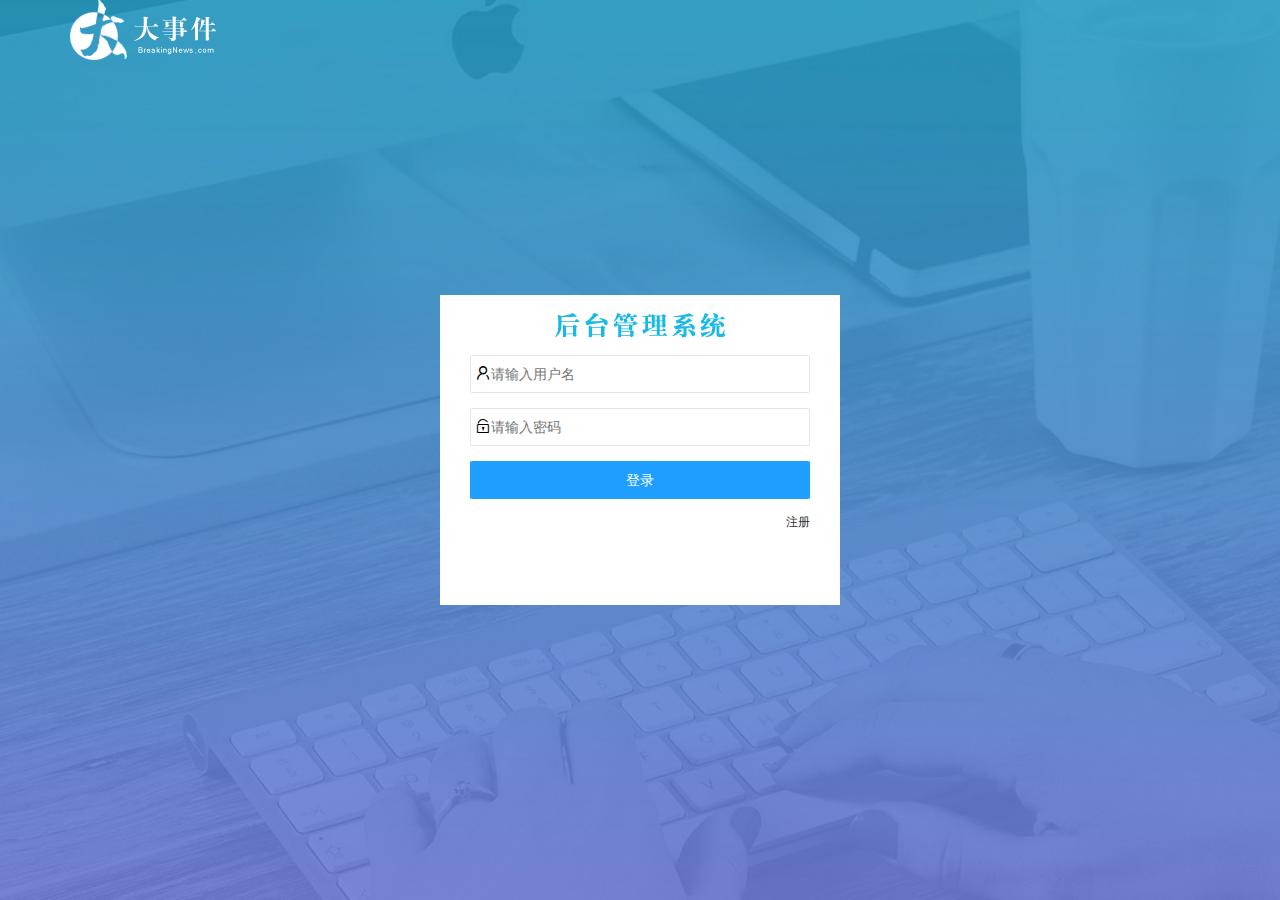
<file: login.html>
<!DOCTYPE html>
<html lang="en">
<head>
    <meta charset="UTF-8">
    <meta name="viewport" content="width=device-width, initial-scale=1.0">
    <title>Document</title>
    <link rel="stylesheet" href="/assets/lib/layui/css/layui.css">
    <link rel="stylesheet" href="/assets/css/login.css">
</head>
<body>
    <div class="logo layui-main">
        <img src="/assets/images/logo.png" alt="">
    </div>
    <div class="denlu">
        <div class="login_title">
        </div>
        <div class="login_one">
            <form class="layui-form" action="" id="form_t">
                <div class="layui-form-item">
                    <i class="layui-icon layui-icon-username"></i>   
                    <input type="text" name="username" required  lay-verify="required" placeholder="请输入用户名" autocomplete="off" class="layui-input">
                </div>
                <div class="layui-form-item">
                    <i class="layui-icon layui-icon-password"></i>  
                    <input type="password" name="password" required  lay-verify="required|pwd" placeholder="请输入密码" autocomplete="off" class="layui-input">
                </div>
                <div class="layui-form-item">
                    <button class="layui-btn layui-btn-fluid layui-btn-normal" lay-submit >登录</button>
                </div>
                <div class="layui-form-item godenlu">
                    <a href="javascript:;" id="link-t">注册</a>
                </div>
                </form>
        </div>
        <div class="login_two">
            <form class="layui-form" action="" id="form_o">
                <div class="layui-form-item">
                    <i class="layui-icon layui-icon-username"></i>   
                    <input type="text" name="username" required  lay-verify="required" placeholder="请输入用户名" autocomplete="off" class="layui-input">
                </div>
                <div class="layui-form-item">
                    <i class="layui-icon layui-icon-password"></i> 
                    <input type="password" name="password" required  lay-verify="required|pwd" placeholder="请输入密码" autocomplete="off" class="layui-input" id="agein">
                </div>
                <div class="layui-form-item">
                    <i class="layui-icon layui-icon-password"></i> 
                    <input type="password" name="password1" required  lay-verify="required|pwd|repwd" placeholder="请再次确认密码" autocomplete="off" class="layui-input" >
                </div>
                <div class="layui-form-item">
                    <button class="layui-btn layui-btn-fluid layui-btn-normal" lay-submit >注册账号</button>
                </div>
                <div class="layui-form-item godenlu">
                    <a href="javascript:;" id="link-o">登录</a>
                </div>
                </form>
            
        </div>
            
    </div>
    <script src="/assets/lib/layui/layui.all.js"></script>
    <script src="/assets/lib/jquery.js"></script>
    <script src="/assets/js/baseAPI.js"></script>
    <script src="/assets/js/login.js"></script>
  
</body>
</html>
</file>
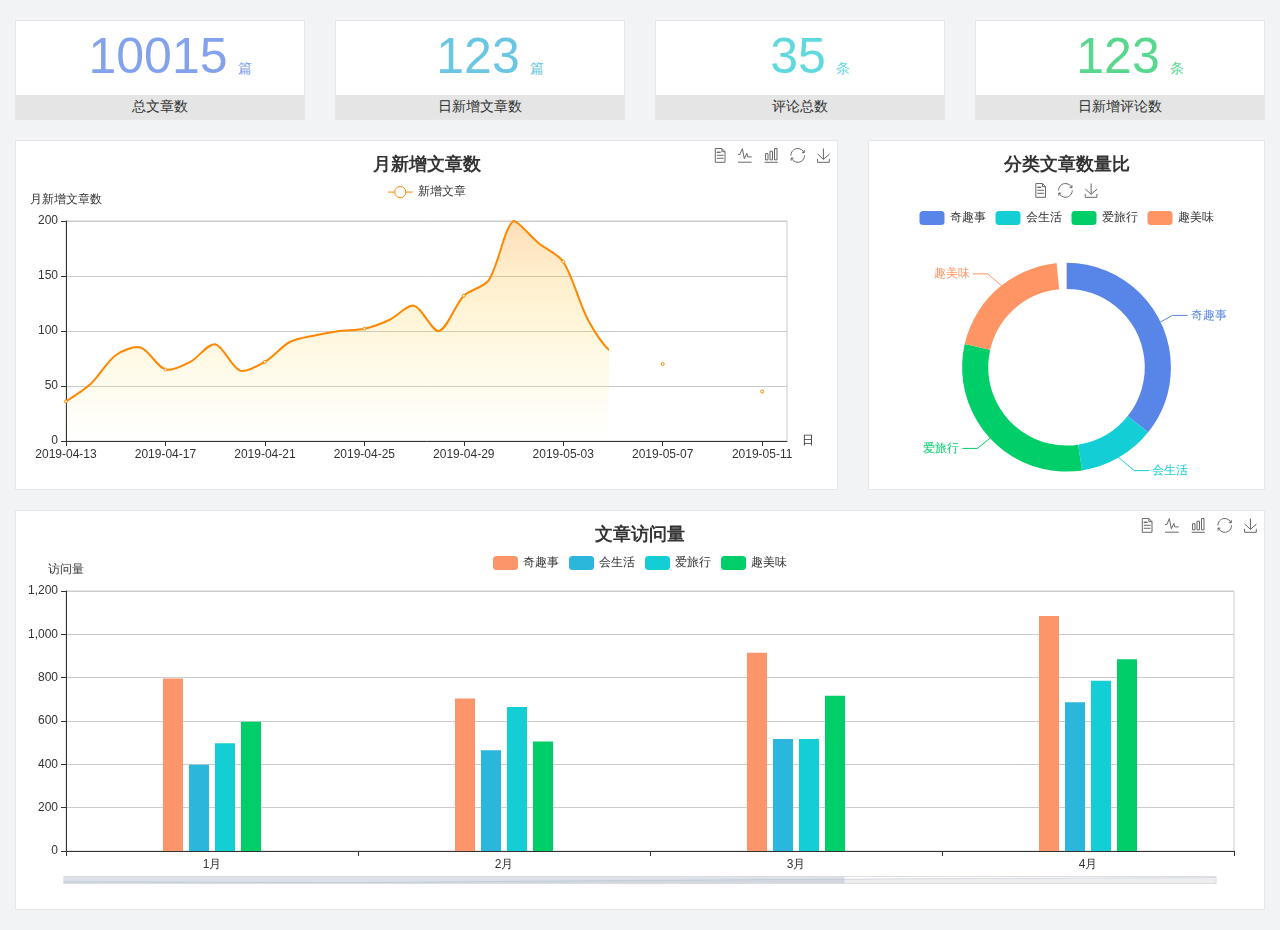
<file: home/dashboard.html>
<!DOCTYPE html>
<html lang="en">

<head>
  <meta charset="UTF-8">
  <meta name="viewport" content="width=device-width, initial-scale=1.0">
  <meta http-equiv="X-UA-Compatible" content="ie=edge">
  <title>图表统计</title>
  <link rel="stylesheet" href="../../assets/lib/bootstrap.css" />
  <link rel="stylesheet" href="../../assets/lib/main.css" />
  <script src="../../assets/lib/jquery.js"></script>
  <script type="text/javascript" src="../../assets/lib/echarts.min.js"></script>
</head>

<body>
  <div class="container-fluid">
    <div class="row spannel_list">
      <div class="col-sm-3 col-xs-6">
        <div class="spannel">
          <em>10015</em><span>篇</span>
          <b>总文章数</b>
        </div>
      </div>
      <div class="col-sm-3 col-xs-6">
        <div class="spannel scolor01">
          <em>123</em><span>篇</span>
          <b>日新增文章数</b>
        </div>
      </div>
      <div class="col-sm-3 col-xs-6">
        <div class="spannel scolor02">
          <em>35</em><span>条</span>
          <b>评论总数</b>
        </div>
      </div>
      <div class="col-sm-3 col-xs-6">
        <div class="spannel scolor03">
          <em>123</em><span>条</span>
          <b>日新增评论数</b>
        </div>
      </div>
    </div>
  </div>

  <div class="container-fluid">
    <div class="row curve-pie">
      <div class="col-lg-8 col-md-8">
        <div class="gragh_pannel" id="curve_show"></div>
      </div>
      <div class="col-lg-4 col-md-4">
        <div class="gragh_pannel" id="pie_show"></div>
      </div>
    </div>
  </div>

  <div class="container-fluid">
    <div class="column_pannel" id="column_show"></div>
  </div>

  <script>
    var oChart = echarts.init(document.getElementById('curve_show'));
    var aList_all = [
      { 'count': 36, 'date': '2019-04-13' },
      { 'count': 52, 'date': '2019-04-14' },
      { 'count': 78, 'date': '2019-04-15' },
      { 'count': 85, 'date': '2019-04-16' },
      { 'count': 65, 'date': '2019-04-17' },
      { 'count': 72, 'date': '2019-04-18' },
      { 'count': 88, 'date': '2019-04-19' },
      { 'count': 64, 'date': '2019-04-20' },
      { 'count': 72, 'date': '2019-04-21' },
      { 'count': 90, 'date': '2019-04-22' },
      { 'count': 96, 'date': '2019-04-23' },
      { 'count': 100, 'date': '2019-04-24' },
      { 'count': 102, 'date': '2019-04-25' },
      { 'count': 110, 'date': '2019-04-26' },
      { 'count': 123, 'date': '2019-04-27' },
      { 'count': 100, 'date': '2019-04-28' },
      { 'count': 132, 'date': '2019-04-29' },
      { 'count': 146, 'date': '2019-04-30' },
      { 'count': 200, 'date': '2019-05-01' },
      { 'count': 180, 'date': '2019-05-02' },
      { 'count': 163, 'date': '2019-05-03' },
      { 'count': 110, 'date': '2019-05-04' },
      { 'count': 80, 'date': '2019-05-05' },
      { 'count': 82, 'date': '2019-05-06' },
      { 'count': 70, 'date': '2019-05-07' },
      { 'count': 65, 'date': '2019-05-08' },
      { 'count': 54, 'date': '2019-05-09' },
      { 'count': 40, 'date': '2019-05-10' },
      { 'count': 45, 'date': '2019-05-11' },
      { 'count': 38, 'date': '2019-05-12' },
    ];

    let aCount = [];
    let aDate = [];

    for (var i = 0; i < aList_all.length; i++) {
      aCount.push(aList_all[i].count);
      aDate.push(aList_all[i].date);
    }

    var chartopt = {
      title: {
        text: '月新增文章数',
        left: 'center',
        top: '10'
      },
      tooltip: {
        trigger: 'axis'
      },
      legend: {
        data: ['新增文章'],
        top: '40'
      },
      toolbox: {
        show: true,
        feature: {
          mark: { show: true },
          dataView: { show: true, readOnly: false },
          magicType: { show: true, type: ['line', 'bar'] },
          restore: { show: true },
          saveAsImage: { show: true }
        }
      },
      calculable: true,
      xAxis: [
        {
          name: '日',
          type: 'category',
          boundaryGap: false,
          data: aDate
        }
      ],
      yAxis: [
        {
          name: '月新增文章数',
          type: 'value'
        }
      ],
      series: [
        {
          name: '新增文章',
          type: 'line',
          smooth: true,
          itemStyle: { normal: { areaStyle: { type: 'default' }, color: '#f80' }, lineStyle: { color: '#f80' } },
          data: aCount
        }],
      areaStyle: {
        normal: {
          color: new echarts.graphic.LinearGradient(0, 0, 0, 1, [{
            offset: 0,
            color: 'rgba(255,136,0,0.39)'
          }, {
            offset: .34,
            color: 'rgba(255,180,0,0.25)'
          }, {
            offset: 1,
            color: 'rgba(255,222,0,0.00)'
          }])

        }
      },
      grid: {
        show: true,
        x: 50,
        x2: 50,
        y: 80,
        height: 220
      }
    };

    oChart.setOption(chartopt);


    var oPie = echarts.init(document.getElementById('pie_show'));
    var oPieopt =
    {
      title: {
        top: 10,
        text: '分类文章数量比',
        x: 'center'
      },
      tooltip: {
        trigger: 'item',
        formatter: "{a} <br/>{b} : {c} ({d}%)"
      },
      color: ['#5885e8', '#13cfd5', '#00ce68', '#ff9565'],
      legend: {
        x: 'center',
        top: 65,
        data: ['奇趣事', '会生活', '爱旅行', '趣美味']
      },
      toolbox: {
        show: true,
        x: 'center',
        top: 35,
        feature: {
          mark: { show: true },
          dataView: { show: true, readOnly: false },
          magicType: {
            show: true,
            type: ['pie', 'funnel'],
            option: {
              funnel: {
                x: '25%',
                width: '50%',
                funnelAlign: 'left',
                max: 1548
              }
            }
          },
          restore: { show: true },
          saveAsImage: { show: true }
        }
      },
      calculable: true,
      series: [
        {
          name: '访问来源',
          type: 'pie',
          radius: ['45%', '60%'],
          center: ['50%', '65%'],
          data: [
            { value: 300, name: '奇趣事' },
            { value: 100, name: '会生活' },
            { value: 260, name: '爱旅行' },
            { value: 180, name: '趣美味' }
          ]
        }
      ]
    };
    oPie.setOption(oPieopt);



    var oColumn = this.echarts.init(document.getElementById('column_show'));
    var oColumnopt =
    {
      title: {
        text: '文章访问量',
        left: 'center',
        top: '10'
      },
      tooltip: {
        trigger: 'axis'
      },
      legend: {
        data: ['奇趣事', '会生活', '爱旅行', '趣美味'],
        top: '40'
      },
      toolbox: {
        show: true,
        feature: {
          mark: { show: true },
          dataView: { show: true, readOnly: false },
          magicType: { show: true, type: ['line', 'bar'] },
          restore: { show: true },
          saveAsImage: { show: true }
        }
      },
      calculable: true,
      xAxis: [
        {
          type: 'category',
          data: ['1月', '2月', '3月', '4月', '5月']
        }
      ],
      yAxis: [
        {
          name: '访问量',
          type: 'value'
        }
      ],
      series: [
        {
          name: '奇趣事',
          type: 'bar',
          barWidth: 20,
          itemStyle: {
            normal: { areaStyle: { type: 'default' }, color: '#fd956a' }
          },
          data: [800, 708, 920, 1090, 1200]
        },
        {
          name: '会生活',
          type: 'bar',
          barWidth: 20,
          itemStyle: {
            normal: { areaStyle: { type: 'default' }, color: '#2bb6db' }
          },
          data: [400, 468, 520, 690, 800]
        },
        {
          name: '爱旅行',
          type: 'bar',
          barWidth: 20,
          itemStyle: {
            normal: { areaStyle: { type: 'default' }, color: '#13cfd5' }
          },
          data: [500, 668, 520, 790, 900]
        },
        {
          name: '趣美味',
          type: 'bar',
          barWidth: 20,
          itemStyle: {
            normal: { areaStyle: { type: 'default' }, color: '#00ce68' }
          },
          data: [600, 508, 720, 890, 1000]
        }
      ],
      grid: {
        show: true,
        x: 50,
        x2: 30,
        y: 80,
        height: 260
      },
      dataZoom: [//给x轴设置滚动条
        {
          start: 0,//默认为0
          end: 100 - 1000 / 31,//默认为100
          type: 'slider',
          show: true,
          xAxisIndex: [0],
          handleSize: 0,//滑动条的 左右2个滑动条的大小
          height: 8,//组件高度
          left: 45, //左边的距离
          right: 50,//右边的距离
          bottom: 26,//右边的距离
          handleColor: '#ddd',//h滑动图标的颜色
          handleStyle: {
            borderColor: "#cacaca",
            borderWidth: "1",
            shadowBlur: 2,
            background: "#ddd",
            shadowColor: "#ddd",
          }
        }]
    };
    oColumn.setOption(oColumnopt);
  </script>
</body>

</html>
</file>
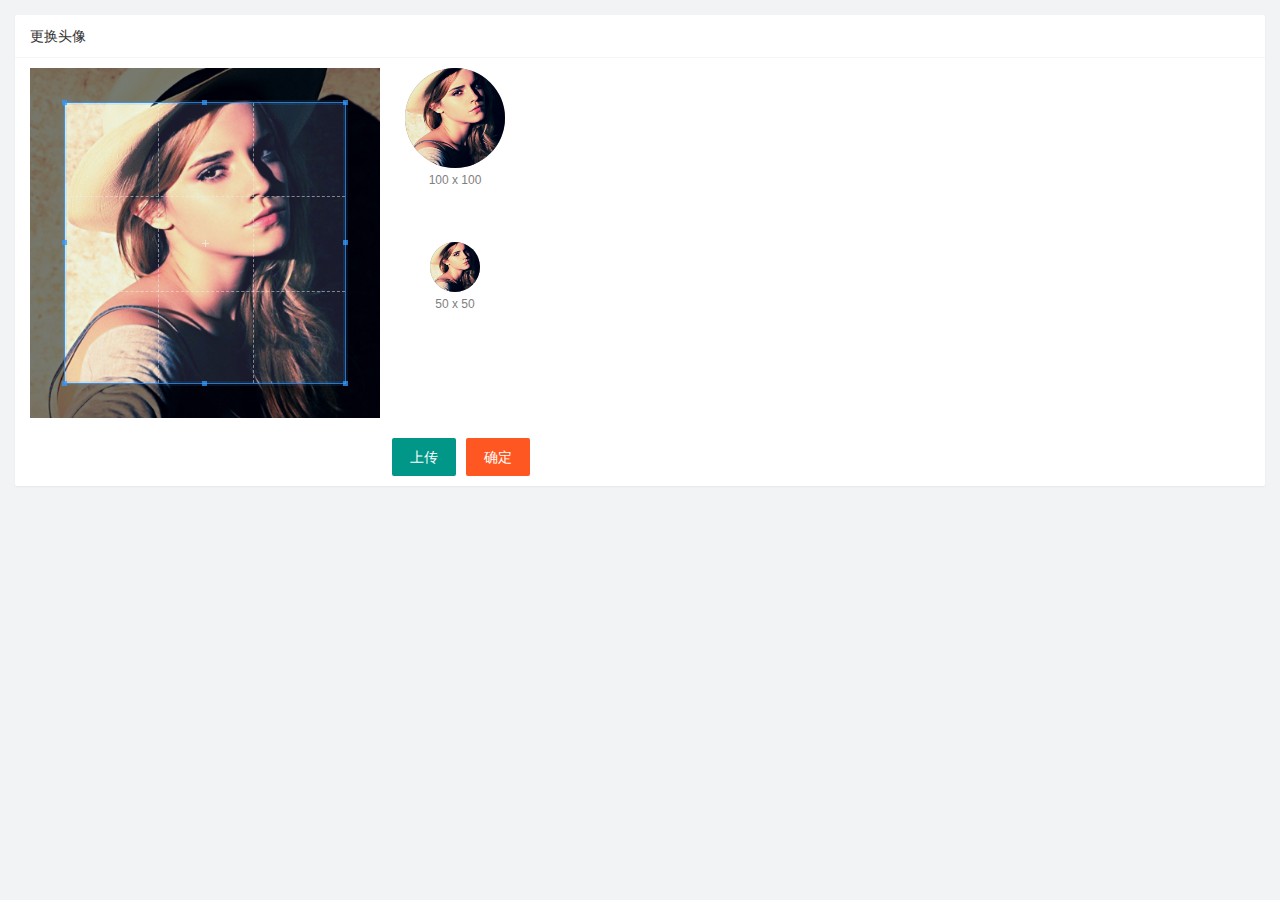
<file: user/user_avater.html>
<!DOCTYPE html>
<html lang="en">
<head>
    <meta charset="UTF-8">
    <meta name="viewport" content="width=device-width, initial-scale=1.0">
    <title>Document</title> 
    <link rel="stylesheet" href="/assets/lib/layui/css/layui.css">
    <link rel="stylesheet" href="/assets/lib/cropper/cropper.css">
    <link rel="stylesheet" href="/assets/css/user_avater.css">
</head>
<body> 
    <div class="layui-card">
        <div class="layui-card-header">更换头像</div>
        <div class="layui-card-body">
            <div class="row1">
                <!-- 图片裁剪区域 -->
                <div class="cropper-box">
                  <!-- 这个 img 标签很重要，将来会把它初始化为裁剪区域 -->
                  <img id="image" src="/assets/images/sample.jpg" />
                </div>
                <!-- 图片的预览区域 -->
                <div class="preview-box">
                  <div>
                    <!-- 宽高为 100px 的预览区域 -->
                    <div class="img-preview w100"></div>
                    <p class="size">100 x 100</p>
                  </div>
                  <div>
                    <!-- 宽高为 50px 的预览区域 -->
                    <div class="img-preview w50"></div>
                    <p class="size">50 x 50</p>
                  </div>
                </div>
              </div>
            
              <!-- 第二行的按钮区域 -->
              <div class="row2">
                  <input type="file" id="file_1" accept="image/jpeg,image/png">
                <button type="button" class="layui-btn" id="btnFile">上传</button>
                <button type="button" class="layui-btn layui-btn-danger" id="btnSc">确定</button>
              </div>
        </div>
      </div>
      <script src="/assets/lib/layui/layui.all.js"></script>
      <script src="/assets/lib/jquery.js"></script>
      <script src="/assets/js/baseAPI.js"></script>
      <script src="/assets/lib/cropper/Cropper.js"></script>
      <script src="/assets/lib/cropper/jquery-cropper.js"></script>
      <script src="/assets/js/user_avater.js"></script>
</body>
</html>
</file>
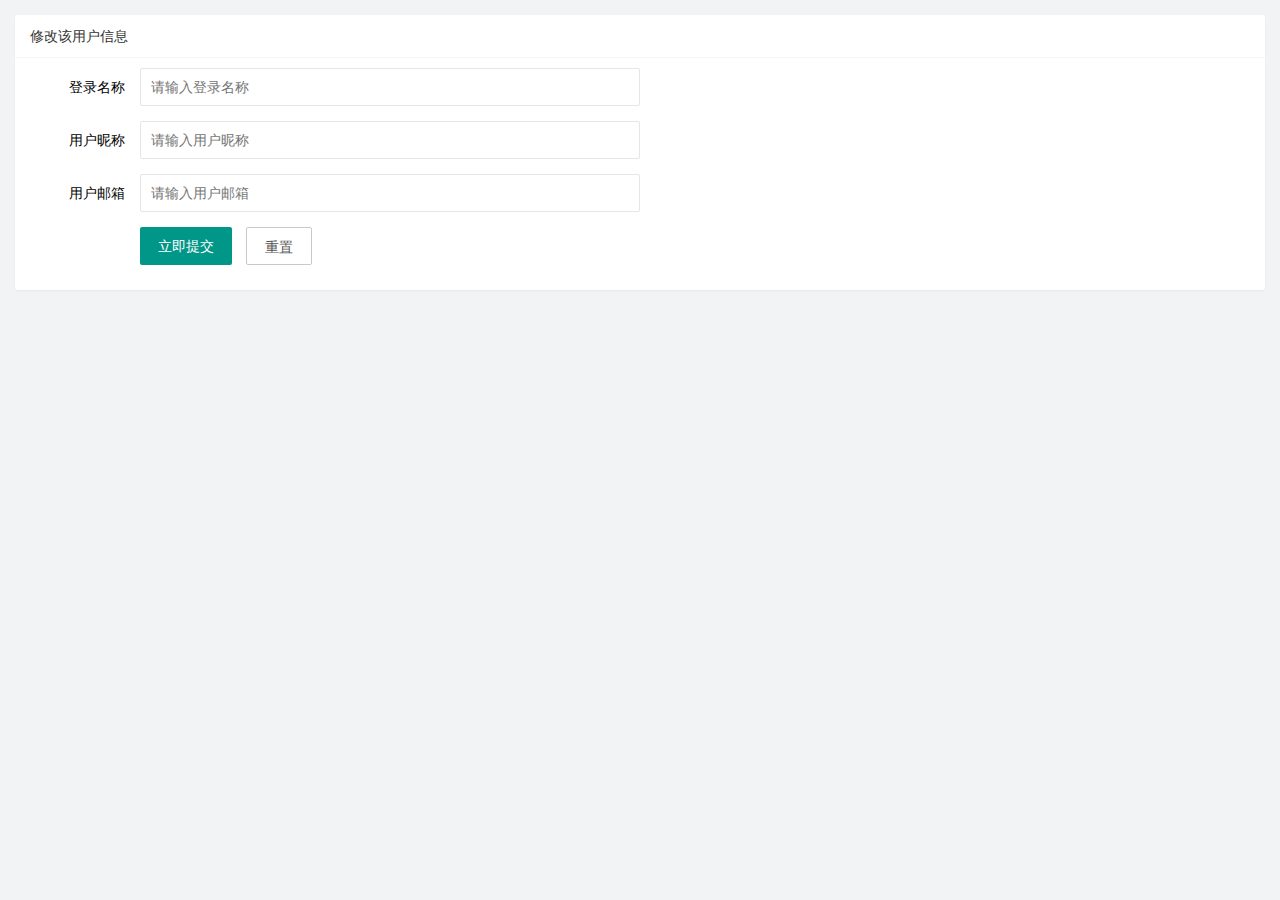
<file: user/user_info.html>
<!DOCTYPE html>
<html lang="en">
<head>
    <meta charset="UTF-8">
    <meta name="viewport" content="width=device-width, initial-scale=1.0">
    <title>Document</title>
    <link rel="stylesheet" href="/assets/lib/layui/css/layui.css">
    <link rel="stylesheet" href="/assets/css/user_info.css">
</head>
<body>
  
  <div class="layui-card">
    <div class="layui-card-header">修改该用户信息</div>
    <div class="layui-card-body">
      <form class="layui-form" action="" lay-filter="formUserInfo">
        <input type="hidden" name="id">
        <div class="layui-form-item">
          <label class="layui-form-label">登录名称</label>
          <div class="layui-input-block">
            <input type="text" name="username" required  lay-verify="required" placeholder="请输入登录名称" autocomplete="off" class="layui-input" readonly>
          </div>
        </div>
        <div class="layui-form-item">
          <label class="layui-form-label">用户昵称</label>
          <div class="layui-input-block">
            <input type="text" name="nickname" required  lay-verify="required|nickname" placeholder="请输入用户昵称" autocomplete="off" class="layui-input">
          </div>
        </div>
         <div class="layui-form-item">
          <label class="layui-form-label">用户邮箱</label>
          <div class="layui-input-block">
            <input type="text" name="email" required  lay-verify="required|email" placeholder="请输入用户邮箱" autocomplete="off" class="layui-input">
          </div>
        </div>
        <div class="layui-form-item">
          <div class="layui-input-block">
            <button class="layui-btn" lay-submit lay-filter="formDemo">立即提交</button>
            <button type="reset" class="layui-btn layui-btn-primary" id="btnReset">重置</button>
          </div>
        </div>
        </form>
    </div> 
  </div>
      
      <script src="/assets/lib/layui/layui.all.js"></script>
      <script src="/assets/lib/jquery.js"></script>
      <script src="/assets/js/baseAPI.js"></script>
      <script src="/assets/js/user_info.js"></script>
</body>
</html>
</file>
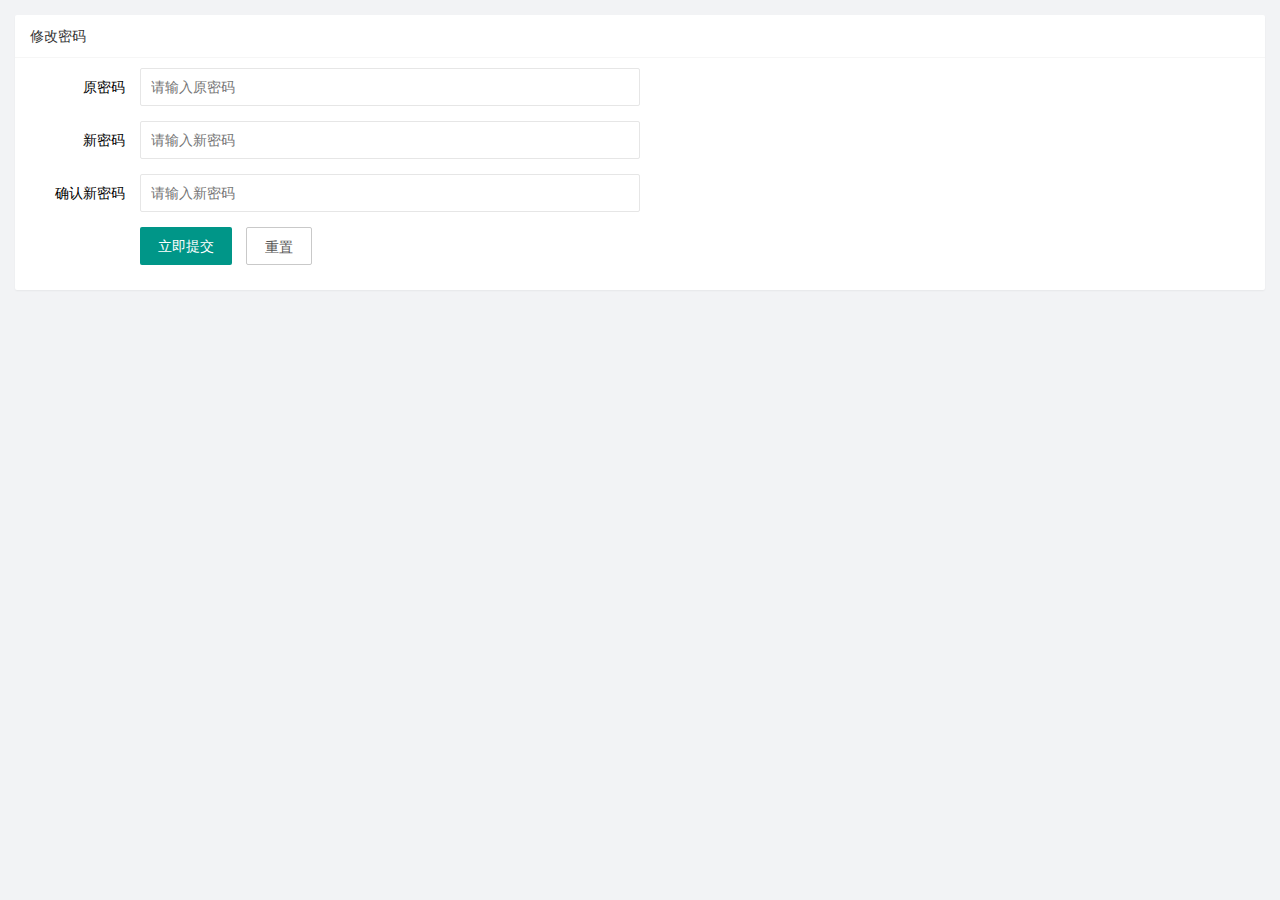
<file: user/user_pwd.html>
<!DOCTYPE html>
<html lang="en">
<head>
    <meta charset="UTF-8">
    <meta name="viewport" content="width=device-width, initial-scale=1.0">
    <title>Document</title>
    <link rel="stylesheet" href="/assets/lib/layui/css/layui.css">
    <link rel="stylesheet" href="/assets/css/user.pwd.css">
</head>
<body>
    <div class="layui-card">
        <div class="layui-card-header">修改密码</div>
        <div class="layui-card-body">
            <form class="layui-form" action="">
                <div class="layui-form-item">
                  <label class="layui-form-label">原密码</label>
                  <div class="layui-input-block">
                    <input type="password" name="oldPwd" required  lay-verify="required|pass" placeholder="请输入原密码" autocomplete="off" class="layui-input">
                  </div>
                </div>
                <div class="layui-form-item">
                    <label class="layui-form-label">新密码</label>
                    <div class="layui-input-block">
                      <input type="password" name="newPwd" required  lay-verify="required|pass|samPwd" placeholder="请输入新密码" autocomplete="off" class="layui-input">
                    </div>
                  </div>
                  <div class="layui-form-item">
                    <label class="layui-form-label">确认新密码</label>
                    <div class="layui-input-block">
                      <input type="password" name="rePwd" required  lay-verify="required|pass|rePwd" placeholder="请输入新密码" autocomplete="off" class="layui-input">
                    </div>
                  </div>
                  <div class="layui-form-item">
                    <div class="layui-input-block">
                      <button class="layui-btn" lay-submit lay-filter="formDemo">立即提交</button>
                      <button type="reset" class="layui-btn layui-btn-primary">重置</button>
                    </div>
                  </div>
                </form>
        </div>
      </div>
      <script src="/assets/lib/layui/layui.all.js"></script>
      <script src="/assets/lib/jquery.js"></script>
      <script src="/assets/js/baseAPI.js"></script>
      <script src="/assets/js/user_pwd.js"></script>
</body>
</html>
</file>
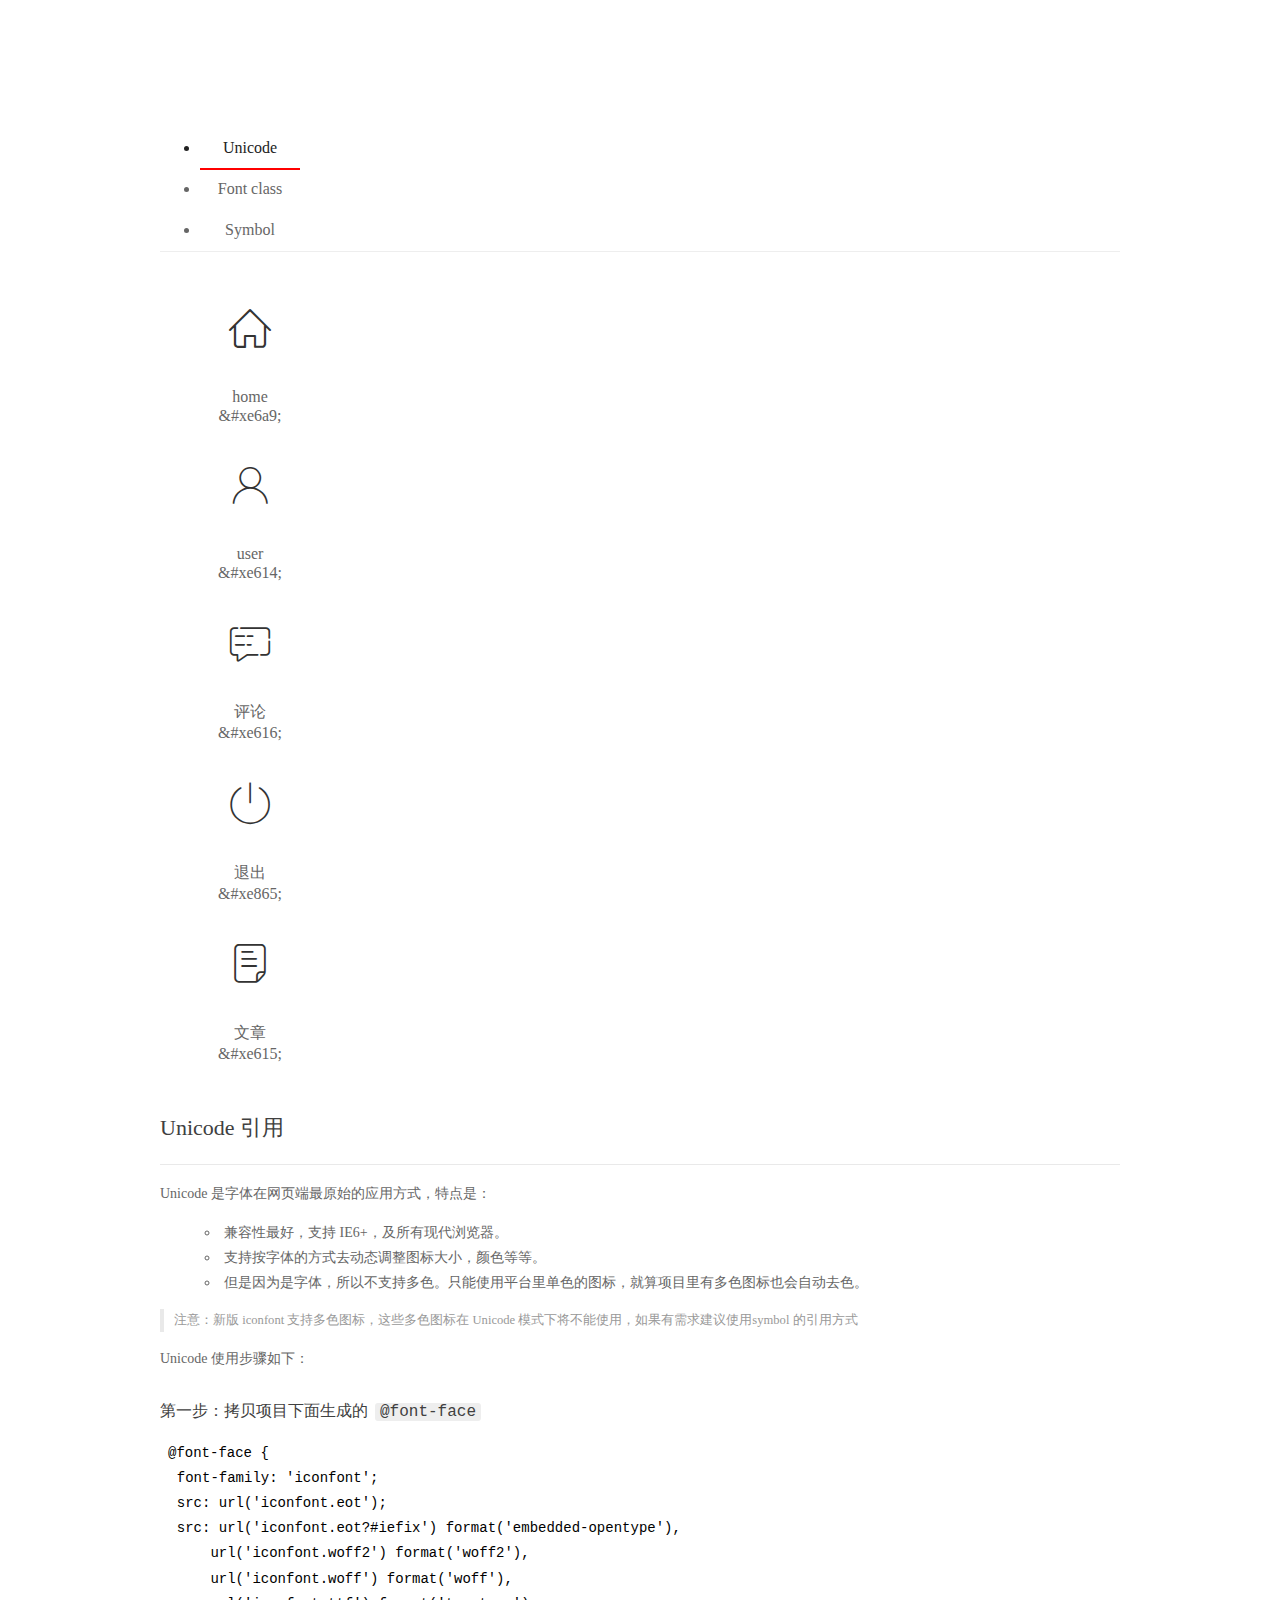
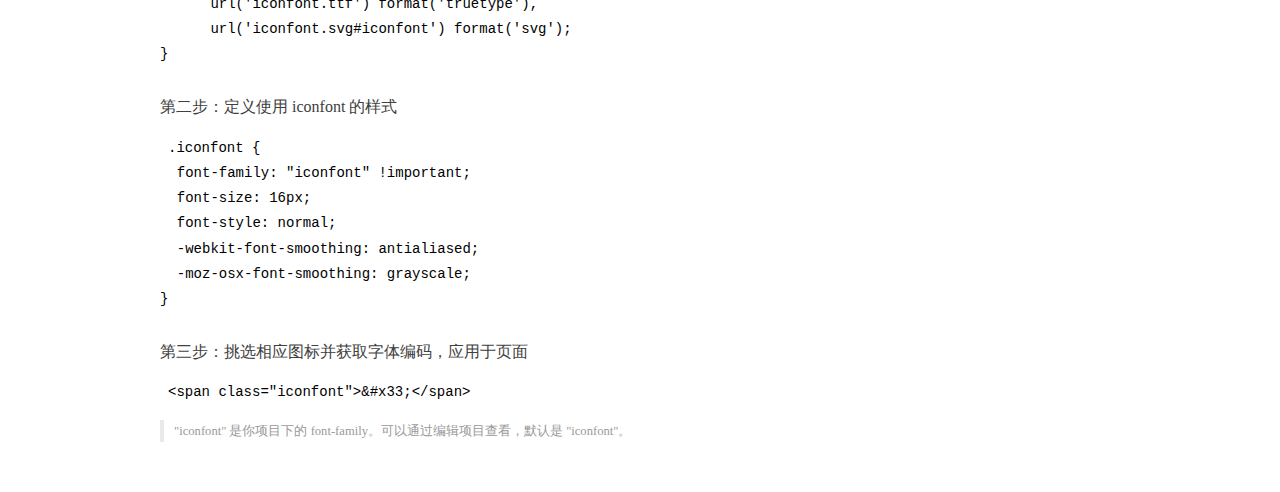
<file: assets/fonts/demo_index.html>
<!DOCTYPE html>
<html>
<head>
  <meta charset="utf-8"/>
  <title>IconFont Demo</title>
  <link rel="shortcut icon" href="https://gtms04.alicdn.com/tps/i4/TB1_oz6GVXXXXaFXpXXJDFnIXXX-64-64.ico" type="image/x-icon"/>
  <link rel="stylesheet" href="https://g.alicdn.com/thx/cube/1.3.2/cube.min.css">
  <link rel="stylesheet" href="demo.css">
  <link rel="stylesheet" href="iconfont.css">
  <script src="iconfont.js"></script>
  <!-- jQuery -->
  <script src="https://a1.alicdn.com/oss/uploads/2018/12/26/7bfddb60-08e8-11e9-9b04-53e73bb6408b.js"></script>
  <!-- 代码高亮 -->
  <script src="https://a1.alicdn.com/oss/uploads/2018/12/26/a3f714d0-08e6-11e9-8a15-ebf944d7534c.js"></script>
</head>
<body>
  <div class="main">
    <h1 class="logo"><a href="https://www.iconfont.cn/" title="iconfont 首页" target="_blank">&#xe86b;</a></h1>
    <div class="nav-tabs">
      <ul id="tabs" class="dib-box">
        <li class="dib active"><span>Unicode</span></li>
        <li class="dib"><span>Font class</span></li>
        <li class="dib"><span>Symbol</span></li>
      </ul>
      
    </div>
    <div class="tab-container">
      <div class="content unicode" style="display: block;">
          <ul class="icon_lists dib-box">
          
            <li class="dib">
              <span class="icon iconfont">&#xe6a9;</span>
                <div class="name">home</div>
                <div class="code-name">&amp;#xe6a9;</div>
              </li>
          
            <li class="dib">
              <span class="icon iconfont">&#xe614;</span>
                <div class="name">user</div>
                <div class="code-name">&amp;#xe614;</div>
              </li>
          
            <li class="dib">
              <span class="icon iconfont">&#xe616;</span>
                <div class="name">评论</div>
                <div class="code-name">&amp;#xe616;</div>
              </li>
          
            <li class="dib">
              <span class="icon iconfont">&#xe865;</span>
                <div class="name">退出</div>
                <div class="code-name">&amp;#xe865;</div>
              </li>
          
            <li class="dib">
              <span class="icon iconfont">&#xe615;</span>
                <div class="name">文章</div>
                <div class="code-name">&amp;#xe615;</div>
              </li>
          
          </ul>
          <div class="article markdown">
          <h2 id="unicode-">Unicode 引用</h2>
          <hr>

          <p>Unicode 是字体在网页端最原始的应用方式，特点是：</p>
          <ul>
            <li>兼容性最好，支持 IE6+，及所有现代浏览器。</li>
            <li>支持按字体的方式去动态调整图标大小，颜色等等。</li>
            <li>但是因为是字体，所以不支持多色。只能使用平台里单色的图标，就算项目里有多色图标也会自动去色。</li>
          </ul>
          <blockquote>
            <p>注意：新版 iconfont 支持多色图标，这些多色图标在 Unicode 模式下将不能使用，如果有需求建议使用symbol 的引用方式</p>
          </blockquote>
          <p>Unicode 使用步骤如下：</p>
          <h3 id="-font-face">第一步：拷贝项目下面生成的 <code>@font-face</code></h3>
<pre><code class="language-css"
>@font-face {
  font-family: 'iconfont';
  src: url('iconfont.eot');
  src: url('iconfont.eot?#iefix') format('embedded-opentype'),
      url('iconfont.woff2') format('woff2'),
      url('iconfont.woff') format('woff'),
      url('iconfont.ttf') format('truetype'),
      url('iconfont.svg#iconfont') format('svg');
}
</code></pre>
          <h3 id="-iconfont-">第二步：定义使用 iconfont 的样式</h3>
<pre><code class="language-css"
>.iconfont {
  font-family: "iconfont" !important;
  font-size: 16px;
  font-style: normal;
  -webkit-font-smoothing: antialiased;
  -moz-osx-font-smoothing: grayscale;
}
</code></pre>
          <h3 id="-">第三步：挑选相应图标并获取字体编码，应用于页面</h3>
<pre>
<code class="language-html"
>&lt;span class="iconfont"&gt;&amp;#x33;&lt;/span&gt;
</code></pre>
          <blockquote>
            <p>"iconfont" 是你项目下的 font-family。可以通过编辑项目查看，默认是 "iconfont"。</p>
          </blockquote>
          </div>
      </div>
      <div class="content font-class">
        <ul class="icon_lists dib-box">
          
          <li class="dib">
            <span class="icon iconfont icon-home"></span>
            <div class="name">
              home
            </div>
            <div class="code-name">.icon-home
            </div>
          </li>
          
          <li class="dib">
            <span class="icon iconfont icon-user"></span>
            <div class="name">
              user
            </div>
            <div class="code-name">.icon-user
            </div>
          </li>
          
          <li class="dib">
            <span class="icon iconfont icon-pinglun"></span>
            <div class="name">
              评论
            </div>
            <div class="code-name">.icon-pinglun
            </div>
          </li>
          
          <li class="dib">
            <span class="icon iconfont icon-tuichu"></span>
            <div class="name">
              退出
            </div>
            <div class="code-name">.icon-tuichu
            </div>
          </li>
          
          <li class="dib">
            <span class="icon iconfont icon-16"></span>
            <div class="name">
              文章
            </div>
            <div class="code-name">.icon-16
            </div>
          </li>
          
        </ul>
        <div class="article markdown">
        <h2 id="font-class-">font-class 引用</h2>
        <hr>

        <p>font-class 是 Unicode 使用方式的一种变种，主要是解决 Unicode 书写不直观，语意不明确的问题。</p>
        <p>与 Unicode 使用方式相比，具有如下特点：</p>
        <ul>
          <li>兼容性良好，支持 IE8+，及所有现代浏览器。</li>
          <li>相比于 Unicode 语意明确，书写更直观。可以很容易分辨这个 icon 是什么。</li>
          <li>因为使用 class 来定义图标，所以当要替换图标时，只需要修改 class 里面的 Unicode 引用。</li>
          <li>不过因为本质上还是使用的字体，所以多色图标还是不支持的。</li>
        </ul>
        <p>使用步骤如下：</p>
        <h3 id="-fontclass-">第一步：引入项目下面生成的 fontclass 代码：</h3>
<pre><code class="language-html">&lt;link rel="stylesheet" href="./iconfont.css"&gt;
</code></pre>
        <h3 id="-">第二步：挑选相应图标并获取类名，应用于页面：</h3>
<pre><code class="language-html">&lt;span class="iconfont icon-xxx"&gt;&lt;/span&gt;
</code></pre>
        <blockquote>
          <p>"
            iconfont" 是你项目下的 font-family。可以通过编辑项目查看，默认是 "iconfont"。</p>
        </blockquote>
      </div>
      </div>
      <div class="content symbol">
          <ul class="icon_lists dib-box">
          
            <li class="dib">
                <svg class="icon svg-icon" aria-hidden="true">
                  <use xlink:href="#icon-home"></use>
                </svg>
                <div class="name">home</div>
                <div class="code-name">#icon-home</div>
            </li>
          
            <li class="dib">
                <svg class="icon svg-icon" aria-hidden="true">
                  <use xlink:href="#icon-user"></use>
                </svg>
                <div class="name">user</div>
                <div class="code-name">#icon-user</div>
            </li>
          
            <li class="dib">
                <svg class="icon svg-icon" aria-hidden="true">
                  <use xlink:href="#icon-pinglun"></use>
                </svg>
                <div class="name">评论</div>
                <div class="code-name">#icon-pinglun</div>
            </li>
          
            <li class="dib">
                <svg class="icon svg-icon" aria-hidden="true">
                  <use xlink:href="#icon-tuichu"></use>
                </svg>
                <div class="name">退出</div>
                <div class="code-name">#icon-tuichu</div>
            </li>
          
            <li class="dib">
                <svg class="icon svg-icon" aria-hidden="true">
                  <use xlink:href="#icon-16"></use>
                </svg>
                <div class="name">文章</div>
                <div class="code-name">#icon-16</div>
            </li>
          
          </ul>
          <div class="article markdown">
          <h2 id="symbol-">Symbol 引用</h2>
          <hr>

          <p>这是一种全新的使用方式，应该说这才是未来的主流，也是平台目前推荐的用法。相关介绍可以参考这篇<a href="">文章</a>
            这种用法其实是做了一个 SVG 的集合，与另外两种相比具有如下特点：</p>
          <ul>
            <li>支持多色图标了，不再受单色限制。</li>
            <li>通过一些技巧，支持像字体那样，通过 <code>font-size</code>, <code>color</code> 来调整样式。</li>
            <li>兼容性较差，支持 IE9+，及现代浏览器。</li>
            <li>浏览器渲染 SVG 的性能一般，还不如 png。</li>
          </ul>
          <p>使用步骤如下：</p>
          <h3 id="-symbol-">第一步：引入项目下面生成的 symbol 代码：</h3>
<pre><code class="language-html">&lt;script src="./iconfont.js"&gt;&lt;/script&gt;
</code></pre>
          <h3 id="-css-">第二步：加入通用 CSS 代码（引入一次就行）：</h3>
<pre><code class="language-html">&lt;style&gt;
.icon {
  width: 1em;
  height: 1em;
  vertical-align: -0.15em;
  fill: currentColor;
  overflow: hidden;
}
&lt;/style&gt;
</code></pre>
          <h3 id="-">第三步：挑选相应图标并获取类名，应用于页面：</h3>
<pre><code class="language-html">&lt;svg class="icon" aria-hidden="true"&gt;
  &lt;use xlink:href="#icon-xxx"&gt;&lt;/use&gt;
&lt;/svg&gt;
</code></pre>
          </div>
      </div>

    </div>
  </div>
  <script>
  $(document).ready(function () {
      $('.tab-container .content:first').show()

      $('#tabs li').click(function (e) {
        var tabContent = $('.tab-container .content')
        var index = $(this).index()

        if ($(this).hasClass('active')) {
          return
        } else {
          $('#tabs li').removeClass('active')
          $(this).addClass('active')

          tabContent.hide().eq(index).fadeIn()
        }
      })
    })
  </script>
</body>
</html>
</file>
<file: assets/lib/layui/css/layui.css>
/** layui-v2.5.5 MIT License By https://www.layui.com */
 .layui-inline,img{display:inline-block;vertical-align:middle}h1,h2,h3,h4,h5,h6{font-weight:400}.layui-edge,.layui-header,.layui-inline,.layui-main{position:relative}.layui-body,.layui-edge,.layui-elip{overflow:hidden}.layui-btn,.layui-edge,.layui-inline,img{vertical-align:middle}.layui-btn,.layui-disabled,.layui-icon,.layui-unselect{-moz-user-select:none;-webkit-user-select:none;-ms-user-select:none}.layui-elip,.layui-form-checkbox span,.layui-form-pane .layui-form-label{text-overflow:ellipsis;white-space:nowrap}.layui-breadcrumb,.layui-tree-btnGroup{visibility:hidden}blockquote,body,button,dd,div,dl,dt,form,h1,h2,h3,h4,h5,h6,input,li,ol,p,pre,td,textarea,th,ul{margin:0;padding:0;-webkit-tap-highlight-color:rgba(0,0,0,0)}a:active,a:hover{outline:0}img{border:none}li{list-style:none}table{border-collapse:collapse;border-spacing:0}h4,h5,h6{font-size:100%}button,input,optgroup,option,select,textarea{font-family:inherit;font-size:inherit;font-style:inherit;font-weight:inherit;outline:0}pre{white-space:pre-wrap;white-space:-moz-pre-wrap;white-space:-pre-wrap;white-space:-o-pre-wrap;word-wrap:break-word}body{line-height:24px;font:14px Helvetica Neue,Helvetica,PingFang SC,Tahoma,Arial,sans-serif}hr{height:1px;margin:10px 0;border:0;clear:both}a{color:#333;text-decoration:none}a:hover{color:#777}a cite{font-style:normal;*cursor:pointer}.layui-border-box,.layui-border-box *{box-sizing:border-box}.layui-box,.layui-box *{box-sizing:content-box}.layui-clear{clear:both;*zoom:1}.layui-clear:after{content:'\20';clear:both;*zoom:1;display:block;height:0}.layui-inline{*display:inline;*zoom:1}.layui-edge{display:inline-block;width:0;height:0;border-width:6px;border-style:dashed;border-color:transparent}.layui-edge-top{top:-4px;border-bottom-color:#999;border-bottom-style:solid}.layui-edge-right{border-left-color:#999;border-left-style:solid}.layui-edge-bottom{top:2px;border-top-color:#999;border-top-style:solid}.layui-edge-left{border-right-color:#999;border-right-style:solid}.layui-disabled,.layui-disabled:hover{color:#d2d2d2!important;cursor:not-allowed!important}.layui-circle{border-radius:100%}.layui-show{display:block!important}.layui-hide{display:none!important}@font-face{font-family:layui-icon;src:url(../font/iconfont.eot?v=250);src:url(../font/iconfont.eot?v=250#iefix) format('embedded-opentype'),url(../font/iconfont.woff2?v=250) format('woff2'),url(../font/iconfont.woff?v=250) format('woff'),url(../font/iconfont.ttf?v=250) format('truetype'),url(../font/iconfont.svg?v=250#layui-icon) format('svg')}.layui-icon{font-family:layui-icon!important;font-size:16px;font-style:normal;-webkit-font-smoothing:antialiased;-moz-osx-font-smoothing:grayscale}.layui-icon-reply-fill:before{content:"\e611"}.layui-icon-set-fill:before{content:"\e614"}.layui-icon-menu-fill:before{content:"\e60f"}.layui-icon-search:before{content:"\e615"}.layui-icon-share:before{content:"\e641"}.layui-icon-set-sm:before{content:"\e620"}.layui-icon-engine:before{content:"\e628"}.layui-icon-close:before{content:"\1006"}.layui-icon-close-fill:before{content:"\1007"}.layui-icon-chart-screen:before{content:"\e629"}.layui-icon-star:before{content:"\e600"}.layui-icon-circle-dot:before{content:"\e617"}.layui-icon-chat:before{content:"\e606"}.layui-icon-release:before{content:"\e609"}.layui-icon-list:before{content:"\e60a"}.layui-icon-chart:before{content:"\e62c"}.layui-icon-ok-circle:before{content:"\1005"}.layui-icon-layim-theme:before{content:"\e61b"}.layui-icon-table:before{content:"\e62d"}.layui-icon-right:before{content:"\e602"}.layui-icon-left:before{content:"\e603"}.layui-icon-cart-simple:before{content:"\e698"}.layui-icon-face-cry:before{content:"\e69c"}.layui-icon-face-smile:before{content:"\e6af"}.layui-icon-survey:before{content:"\e6b2"}.layui-icon-tree:before{content:"\e62e"}.layui-icon-upload-circle:before{content:"\e62f"}.layui-icon-add-circle:before{content:"\e61f"}.layui-icon-download-circle:before{content:"\e601"}.layui-icon-templeate-1:before{content:"\e630"}.layui-icon-util:before{content:"\e631"}.layui-icon-face-surprised:before{content:"\e664"}.layui-icon-edit:before{content:"\e642"}.layui-icon-speaker:before{content:"\e645"}.layui-icon-down:before{content:"\e61a"}.layui-icon-file:before{content:"\e621"}.layui-icon-layouts:before{content:"\e632"}.layui-icon-rate-half:before{content:"\e6c9"}.layui-icon-add-circle-fine:before{content:"\e608"}.layui-icon-prev-circle:before{content:"\e633"}.layui-icon-read:before{content:"\e705"}.layui-icon-404:before{content:"\e61c"}.layui-icon-carousel:before{content:"\e634"}.layui-icon-help:before{content:"\e607"}.layui-icon-code-circle:before{content:"\e635"}.layui-icon-water:before{content:"\e636"}.layui-icon-username:before{content:"\e66f"}.layui-icon-find-fill:before{content:"\e670"}.layui-icon-about:before{content:"\e60b"}.layui-icon-location:before{content:"\e715"}.layui-icon-up:before{content:"\e619"}.layui-icon-pause:before{content:"\e651"}.layui-icon-date:before{content:"\e637"}.layui-icon-layim-uploadfile:before{content:"\e61d"}.layui-icon-delete:before{content:"\e640"}.layui-icon-play:before{content:"\e652"}.layui-icon-top:before{content:"\e604"}.layui-icon-friends:before{content:"\e612"}.layui-icon-refresh-3:before{content:"\e9aa"}.layui-icon-ok:before{content:"\e605"}.layui-icon-layer:before{content:"\e638"}.layui-icon-face-smile-fine:before{content:"\e60c"}.layui-icon-dollar:before{content:"\e659"}.layui-icon-group:before{content:"\e613"}.layui-icon-layim-download:before{content:"\e61e"}.layui-icon-picture-fine:before{content:"\e60d"}.layui-icon-link:before{content:"\e64c"}.layui-icon-diamond:before{content:"\e735"}.layui-icon-log:before{content:"\e60e"}.layui-icon-rate-solid:before{content:"\e67a"}.layui-icon-fonts-del:before{content:"\e64f"}.layui-icon-unlink:before{content:"\e64d"}.layui-icon-fonts-clear:before{content:"\e639"}.layui-icon-triangle-r:before{content:"\e623"}.layui-icon-circle:before{content:"\e63f"}.layui-icon-radio:before{content:"\e643"}.layui-icon-align-center:before{content:"\e647"}.layui-icon-align-right:before{content:"\e648"}.layui-icon-align-left:before{content:"\e649"}.layui-icon-loading-1:before{content:"\e63e"}.layui-icon-return:before{content:"\e65c"}.layui-icon-fonts-strong:before{content:"\e62b"}.layui-icon-upload:before{content:"\e67c"}.layui-icon-dialogue:before{content:"\e63a"}.layui-icon-video:before{content:"\e6ed"}.layui-icon-headset:before{content:"\e6fc"}.layui-icon-cellphone-fine:before{content:"\e63b"}.layui-icon-add-1:before{content:"\e654"}.layui-icon-face-smile-b:before{content:"\e650"}.layui-icon-fonts-html:before{content:"\e64b"}.layui-icon-form:before{content:"\e63c"}.layui-icon-cart:before{content:"\e657"}.layui-icon-camera-fill:before{content:"\e65d"}.layui-icon-tabs:before{content:"\e62a"}.layui-icon-fonts-code:before{content:"\e64e"}.layui-icon-fire:before{content:"\e756"}.layui-icon-set:before{content:"\e716"}.layui-icon-fonts-u:before{content:"\e646"}.layui-icon-triangle-d:before{content:"\e625"}.layui-icon-tips:before{content:"\e702"}.layui-icon-picture:before{content:"\e64a"}.layui-icon-more-vertical:before{content:"\e671"}.layui-icon-flag:before{content:"\e66c"}.layui-icon-loading:before{content:"\e63d"}.layui-icon-fonts-i:before{content:"\e644"}.layui-icon-refresh-1:before{content:"\e666"}.layui-icon-rmb:before{content:"\e65e"}.layui-icon-home:before{content:"\e68e"}.layui-icon-user:before{content:"\e770"}.layui-icon-notice:before{content:"\e667"}.layui-icon-login-weibo:before{content:"\e675"}.layui-icon-voice:before{content:"\e688"}.layui-icon-upload-drag:before{content:"\e681"}.layui-icon-login-qq:before{content:"\e676"}.layui-icon-snowflake:before{content:"\e6b1"}.layui-icon-file-b:before{content:"\e655"}.layui-icon-template:before{content:"\e663"}.layui-icon-auz:before{content:"\e672"}.layui-icon-console:before{content:"\e665"}.layui-icon-app:before{content:"\e653"}.layui-icon-prev:before{content:"\e65a"}.layui-icon-website:before{content:"\e7ae"}.layui-icon-next:before{content:"\e65b"}.layui-icon-component:before{content:"\e857"}.layui-icon-more:before{content:"\e65f"}.layui-icon-login-wechat:before{content:"\e677"}.layui-icon-shrink-right:before{content:"\e668"}.layui-icon-spread-left:before{content:"\e66b"}.layui-icon-camera:before{content:"\e660"}.layui-icon-note:before{content:"\e66e"}.layui-icon-refresh:before{content:"\e669"}.layui-icon-female:before{content:"\e661"}.layui-icon-male:before{content:"\e662"}.layui-icon-password:before{content:"\e673"}.layui-icon-senior:before{content:"\e674"}.layui-icon-theme:before{content:"\e66a"}.layui-icon-tread:before{content:"\e6c5"}.layui-icon-praise:before{content:"\e6c6"}.layui-icon-star-fill:before{content:"\e658"}.layui-icon-rate:before{content:"\e67b"}.layui-icon-template-1:before{content:"\e656"}.layui-icon-vercode:before{content:"\e679"}.layui-icon-cellphone:before{content:"\e678"}.layui-icon-screen-full:before{content:"\e622"}.layui-icon-screen-restore:before{content:"\e758"}.layui-icon-cols:before{content:"\e610"}.layui-icon-export:before{content:"\e67d"}.layui-icon-print:before{content:"\e66d"}.layui-icon-slider:before{content:"\e714"}.layui-icon-addition:before{content:"\e624"}.layui-icon-subtraction:before{content:"\e67e"}.layui-icon-service:before{content:"\e626"}.layui-icon-transfer:before{content:"\e691"}.layui-main{width:1140px;margin:0 auto}.layui-header{z-index:1000;height:60px}.layui-header a:hover{transition:all .5s;-webkit-transition:all .5s}.layui-side{position:fixed;left:0;top:0;bottom:0;z-index:999;width:200px;overflow-x:hidden}.layui-side-scroll{position:relative;width:220px;height:100%;overflow-x:hidden}.layui-body{position:absolute;left:200px;right:0;top:0;bottom:0;z-index:998;width:auto;overflow-y:auto;box-sizing:border-box}.layui-layout-body{overflow:hidden}.layui-layout-admin .layui-header{background-color:#23262E}.layui-layout-admin .layui-side{top:60px;width:200px;overflow-x:hidden}.layui-layout-admin .layui-body{position:fixed;top:60px;bottom:44px}.layui-layout-admin .layui-main{width:auto;margin:0 15px}.layui-layout-admin .layui-footer{position:fixed;left:200px;right:0;bottom:0;height:44px;line-height:44px;padding:0 15px;background-color:#eee}.layui-layout-admin .layui-logo{position:absolute;left:0;top:0;width:200px;height:100%;line-height:60px;text-align:center;color:#009688;font-size:16px}.layui-layout-admin .layui-header .layui-nav{background:0 0}.layui-layout-left{position:absolute!important;left:200px;top:0}.layui-layout-right{position:absolute!important;right:0;top:0}.layui-container{position:relative;margin:0 auto;padding:0 15px;box-sizing:border-box}.layui-fluid{position:relative;margin:0 auto;padding:0 15px}.layui-row:after,.layui-row:before{content:'';display:block;clear:both}.layui-col-lg1,.layui-col-lg10,.layui-col-lg11,.layui-col-lg12,.layui-col-lg2,.layui-col-lg3,.layui-col-lg4,.layui-col-lg5,.layui-col-lg6,.layui-col-lg7,.layui-col-lg8,.layui-col-lg9,.layui-col-md1,.layui-col-md10,.layui-col-md11,.layui-col-md12,.layui-col-md2,.layui-col-md3,.layui-col-md4,.layui-col-md5,.layui-col-md6,.layui-col-md7,.layui-col-md8,.layui-col-md9,.layui-col-sm1,.layui-col-sm10,.layui-col-sm11,.layui-col-sm12,.layui-col-sm2,.layui-col-sm3,.layui-col-sm4,.layui-col-sm5,.layui-col-sm6,.layui-col-sm7,.layui-col-sm8,.layui-col-sm9,.layui-col-xs1,.layui-col-xs10,.layui-col-xs11,.layui-col-xs12,.layui-col-xs2,.layui-col-xs3,.layui-col-xs4,.layui-col-xs5,.layui-col-xs6,.layui-col-xs7,.layui-col-xs8,.layui-col-xs9{position:relative;display:block;box-sizing:border-box}.layui-col-xs1,.layui-col-xs10,.layui-col-xs11,.layui-col-xs12,.layui-col-xs2,.layui-col-xs3,.layui-col-xs4,.layui-col-xs5,.layui-col-xs6,.layui-col-xs7,.layui-col-xs8,.layui-col-xs9{float:left}.layui-col-xs1{width:8.33333333%}.layui-col-xs2{width:16.66666667%}.layui-col-xs3{width:25%}.layui-col-xs4{width:33.33333333%}.layui-col-xs5{width:41.66666667%}.layui-col-xs6{width:50%}.layui-col-xs7{width:58.33333333%}.layui-col-xs8{width:66.66666667%}.layui-col-xs9{width:75%}.layui-col-xs10{width:83.33333333%}.layui-col-xs11{width:91.66666667%}.layui-col-xs12{width:100%}.layui-col-xs-offset1{margin-left:8.33333333%}.layui-col-xs-offset2{margin-left:16.66666667%}.layui-col-xs-offset3{margin-left:25%}.layui-col-xs-offset4{margin-left:33.33333333%}.layui-col-xs-offset5{margin-left:41.66666667%}.layui-col-xs-offset6{margin-left:50%}.layui-col-xs-offset7{margin-left:58.33333333%}.layui-col-xs-offset8{margin-left:66.66666667%}.layui-col-xs-offset9{margin-left:75%}.layui-col-xs-offset10{margin-left:83.33333333%}.layui-col-xs-offset11{margin-left:91.66666667%}.layui-col-xs-offset12{margin-left:100%}@media screen and (max-width:768px){.layui-hide-xs{display:none!important}.layui-show-xs-block{display:block!important}.layui-show-xs-inline{display:inline!important}.layui-show-xs-inline-block{display:inline-block!important}}@media screen and (min-width:768px){.layui-container{width:750px}.layui-hide-sm{display:none!important}.layui-show-sm-block{display:block!important}.layui-show-sm-inline{display:inline!important}.layui-show-sm-inline-block{display:inline-block!important}.layui-col-sm1,.layui-col-sm10,.layui-col-sm11,.layui-col-sm12,.layui-col-sm2,.layui-col-sm3,.layui-col-sm4,.layui-col-sm5,.layui-col-sm6,.layui-col-sm7,.layui-col-sm8,.layui-col-sm9{float:left}.layui-col-sm1{width:8.33333333%}.layui-col-sm2{width:16.66666667%}.layui-col-sm3{width:25%}.layui-col-sm4{width:33.33333333%}.layui-col-sm5{width:41.66666667%}.layui-col-sm6{width:50%}.layui-col-sm7{width:58.33333333%}.layui-col-sm8{width:66.66666667%}.layui-col-sm9{width:75%}.layui-col-sm10{width:83.33333333%}.layui-col-sm11{width:91.66666667%}.layui-col-sm12{width:100%}.layui-col-sm-offset1{margin-left:8.33333333%}.layui-col-sm-offset2{margin-left:16.66666667%}.layui-col-sm-offset3{margin-left:25%}.layui-col-sm-offset4{margin-left:33.33333333%}.layui-col-sm-offset5{margin-left:41.66666667%}.layui-col-sm-offset6{margin-left:50%}.layui-col-sm-offset7{margin-left:58.33333333%}.layui-col-sm-offset8{margin-left:66.66666667%}.layui-col-sm-offset9{margin-left:75%}.layui-col-sm-offset10{margin-left:83.33333333%}.layui-col-sm-offset11{margin-left:91.66666667%}.layui-col-sm-offset12{margin-left:100%}}@media screen and (min-width:992px){.layui-container{width:970px}.layui-hide-md{display:none!important}.layui-show-md-block{display:block!important}.layui-show-md-inline{display:inline!important}.layui-show-md-inline-block{display:inline-block!important}.layui-col-md1,.layui-col-md10,.layui-col-md11,.layui-col-md12,.layui-col-md2,.layui-col-md3,.layui-col-md4,.layui-col-md5,.layui-col-md6,.layui-col-md7,.layui-col-md8,.layui-col-md9{float:left}.layui-col-md1{width:8.33333333%}.layui-col-md2{width:16.66666667%}.layui-col-md3{width:25%}.layui-col-md4{width:33.33333333%}.layui-col-md5{width:41.66666667%}.layui-col-md6{width:50%}.layui-col-md7{width:58.33333333%}.layui-col-md8{width:66.66666667%}.layui-col-md9{width:75%}.layui-col-md10{width:83.33333333%}.layui-col-md11{width:91.66666667%}.layui-col-md12{width:100%}.layui-col-md-offset1{margin-left:8.33333333%}.layui-col-md-offset2{margin-left:16.66666667%}.layui-col-md-offset3{margin-left:25%}.layui-col-md-offset4{margin-left:33.33333333%}.layui-col-md-offset5{margin-left:41.66666667%}.layui-col-md-offset6{margin-left:50%}.layui-col-md-offset7{margin-left:58.33333333%}.layui-col-md-offset8{margin-left:66.66666667%}.layui-col-md-offset9{margin-left:75%}.layui-col-md-offset10{margin-left:83.33333333%}.layui-col-md-offset11{margin-left:91.66666667%}.layui-col-md-offset12{margin-left:100%}}@media screen and (min-width:1200px){.layui-container{width:1170px}.layui-hide-lg{display:none!important}.layui-show-lg-block{display:block!important}.layui-show-lg-inline{display:inline!important}.layui-show-lg-inline-block{display:inline-block!important}.layui-col-lg1,.layui-col-lg10,.layui-col-lg11,.layui-col-lg12,.layui-col-lg2,.layui-col-lg3,.layui-col-lg4,.layui-col-lg5,.layui-col-lg6,.layui-col-lg7,.layui-col-lg8,.layui-col-lg9{float:left}.layui-col-lg1{width:8.33333333%}.layui-col-lg2{width:16.66666667%}.layui-col-lg3{width:25%}.layui-col-lg4{width:33.33333333%}.layui-col-lg5{width:41.66666667%}.layui-col-lg6{width:50%}.layui-col-lg7{width:58.33333333%}.layui-col-lg8{width:66.66666667%}.layui-col-lg9{width:75%}.layui-col-lg10{width:83.33333333%}.layui-col-lg11{width:91.66666667%}.layui-col-lg12{width:100%}.layui-col-lg-offset1{margin-left:8.33333333%}.layui-col-lg-offset2{margin-left:16.66666667%}.layui-col-lg-offset3{margin-left:25%}.layui-col-lg-offset4{margin-left:33.33333333%}.layui-col-lg-offset5{margin-left:41.66666667%}.layui-col-lg-offset6{margin-left:50%}.layui-col-lg-offset7{margin-left:58.33333333%}.layui-col-lg-offset8{margin-left:66.66666667%}.layui-col-lg-offset9{margin-left:75%}.layui-col-lg-offset10{margin-left:83.33333333%}.layui-col-lg-offset11{margin-left:91.66666667%}.layui-col-lg-offset12{margin-left:100%}}.layui-col-space1{margin:-.5px}.layui-col-space1>*{padding:.5px}.layui-col-space3{margin:-1.5px}.layui-col-space3>*{padding:1.5px}.layui-col-space5{margin:-2.5px}.layui-col-space5>*{padding:2.5px}.layui-col-space8{margin:-3.5px}.layui-col-space8>*{padding:3.5px}.layui-col-space10{margin:-5px}.layui-col-space10>*{padding:5px}.layui-col-space12{margin:-6px}.layui-col-space12>*{padding:6px}.layui-col-space15{margin:-7.5px}.layui-col-space15>*{padding:7.5px}.layui-col-space18{margin:-9px}.layui-col-space18>*{padding:9px}.layui-col-space20{margin:-10px}.layui-col-space20>*{padding:10px}.layui-col-space22{margin:-11px}.layui-col-space22>*{padding:11px}.layui-col-space25{margin:-12.5px}.layui-col-space25>*{padding:12.5px}.layui-col-space30{margin:-15px}.layui-col-space30>*{padding:15px}.layui-btn,.layui-input,.layui-select,.layui-textarea,.layui-upload-button{outline:0;-webkit-appearance:none;transition:all .3s;-webkit-transition:all .3s;box-sizing:border-box}.layui-elem-quote{margin-bottom:10px;padding:15px;line-height:22px;border-left:5px solid #009688;border-radius:0 2px 2px 0;background-color:#f2f2f2}.layui-quote-nm{border-style:solid;border-width:1px 1px 1px 5px;background:0 0}.layui-elem-field{margin-bottom:10px;padding:0;border-width:1px;border-style:solid}.layui-elem-field legend{margin-left:20px;padding:0 10px;font-size:20px;font-weight:300}.layui-field-title{margin:10px 0 20px;border-width:1px 0 0}.layui-field-box{padding:10px 15px}.layui-field-title .layui-field-box{padding:10px 0}.layui-progress{position:relative;height:6px;border-radius:20px;background-color:#e2e2e2}.layui-progress-bar{position:absolute;left:0;top:0;width:0;max-width:100%;height:6px;border-radius:20px;text-align:right;background-color:#5FB878;transition:all .3s;-webkit-transition:all .3s}.layui-progress-big,.layui-progress-big .layui-progress-bar{height:18px;line-height:18px}.layui-progress-text{position:relative;top:-20px;line-height:18px;font-size:12px;color:#666}.layui-progress-big .layui-progress-text{position:static;padding:0 10px;color:#fff}.layui-collapse{border-width:1px;border-style:solid;border-radius:2px}.layui-colla-content,.layui-colla-item{border-top-width:1px;border-top-style:solid}.layui-colla-item:first-child{border-top:none}.layui-colla-title{position:relative;height:42px;line-height:42px;padding:0 15px 0 35px;color:#333;background-color:#f2f2f2;cursor:pointer;font-size:14px;overflow:hidden}.layui-colla-content{display:none;padding:10px 15px;line-height:22px;color:#666}.layui-colla-icon{position:absolute;left:15px;top:0;font-size:14px}.layui-card{margin-bottom:15px;border-radius:2px;background-color:#fff;box-shadow:0 1px 2px 0 rgba(0,0,0,.05)}.layui-card:last-child{margin-bottom:0}.layui-card-header{position:relative;height:42px;line-height:42px;padding:0 15px;border-bottom:1px solid #f6f6f6;color:#333;border-radius:2px 2px 0 0;font-size:14px}.layui-bg-black,.layui-bg-blue,.layui-bg-cyan,.layui-bg-green,.layui-bg-orange,.layui-bg-red{color:#fff!important}.layui-card-body{position:relative;padding:10px 15px;line-height:24px}.layui-card-body[pad15]{padding:15px}.layui-card-body[pad20]{padding:20px}.layui-card-body .layui-table{margin:5px 0}.layui-card .layui-tab{margin:0}.layui-panel-window{position:relative;padding:15px;border-radius:0;border-top:5px solid #E6E6E6;background-color:#fff}.layui-auxiliar-moving{position:fixed;left:0;right:0;top:0;bottom:0;width:100%;height:100%;background:0 0;z-index:9999999999}.layui-form-label,.layui-form-mid,.layui-form-select,.layui-input-block,.layui-input-inline,.layui-textarea{position:relative}.layui-bg-red{background-color:#FF5722!important}.layui-bg-orange{background-color:#FFB800!important}.layui-bg-green{background-color:#009688!important}.layui-bg-cyan{background-color:#2F4056!important}.layui-bg-blue{background-color:#1E9FFF!important}.layui-bg-black{background-color:#393D49!important}.layui-bg-gray{background-color:#eee!important;color:#666!important}.layui-badge-rim,.layui-colla-content,.layui-colla-item,.layui-collapse,.layui-elem-field,.layui-form-pane .layui-form-item[pane],.layui-form-pane .layui-form-label,.layui-input,.layui-layedit,.layui-layedit-tool,.layui-quote-nm,.layui-select,.layui-tab-bar,.layui-tab-card,.layui-tab-title,.layui-tab-title .layui-this:after,.layui-textarea{border-color:#e6e6e6}.layui-timeline-item:before,hr{background-color:#e6e6e6}.layui-text{line-height:22px;font-size:14px;color:#666}.layui-text h1,.layui-text h2,.layui-text h3{font-weight:500;color:#333}.layui-text h1{font-size:30px}.layui-text h2{font-size:24px}.layui-text h3{font-size:18px}.layui-text a:not(.layui-btn){color:#01AAED}.layui-text a:not(.layui-btn):hover{text-decoration:underline}.layui-text ul{padding:5px 0 5px 15px}.layui-text ul li{margin-top:5px;list-style-type:disc}.layui-text em,.layui-word-aux{color:#999!important;padding:0 5px!important}.layui-btn{display:inline-block;height:38px;line-height:38px;padding:0 18px;background-color:#009688;color:#fff;white-space:nowrap;text-align:center;font-size:14px;border:none;border-radius:2px;cursor:pointer}.layui-btn:hover{opacity:.8;filter:alpha(opacity=80);color:#fff}.layui-btn:active{opacity:1;filter:alpha(opacity=100)}.layui-btn+.layui-btn{margin-left:10px}.layui-btn-container{font-size:0}.layui-btn-container .layui-btn{margin-right:10px;margin-bottom:10px}.layui-btn-container .layui-btn+.layui-btn{margin-left:0}.layui-table .layui-btn-container .layui-btn{margin-bottom:9px}.layui-btn-radius{border-radius:100px}.layui-btn .layui-icon{margin-right:3px;font-size:18px;vertical-align:bottom;vertical-align:middle\9}.layui-btn-primary{border:1px solid #C9C9C9;background-color:#fff;color:#555}.layui-btn-primary:hover{border-color:#009688;color:#333}.layui-btn-normal{background-color:#1E9FFF}.layui-btn-warm{background-color:#FFB800}.layui-btn-danger{background-color:#FF5722}.layui-btn-checked{background-color:#5FB878}.layui-btn-disabled,.layui-btn-disabled:active,.layui-btn-disabled:hover{border:1px solid #e6e6e6;background-color:#FBFBFB;color:#C9C9C9;cursor:not-allowed;opacity:1}.layui-btn-lg{height:44px;line-height:44px;padding:0 25px;font-size:16px}.layui-btn-sm{height:30px;line-height:30px;padding:0 10px;font-size:12px}.layui-btn-sm i{font-size:16px!important}.layui-btn-xs{height:22px;line-height:22px;padding:0 5px;font-size:12px}.layui-btn-xs i{font-size:14px!important}.layui-btn-group{display:inline-block;vertical-align:middle;font-size:0}.layui-btn-group .layui-btn{margin-left:0!important;margin-right:0!important;border-left:1px solid rgba(255,255,255,.5);border-radius:0}.layui-btn-group .layui-btn-primary{border-left:none}.layui-btn-group .layui-btn-primary:hover{border-color:#C9C9C9;color:#009688}.layui-btn-group .layui-btn:first-child{border-left:none;border-radius:2px 0 0 2px}.layui-btn-group .layui-btn-primary:first-child{border-left:1px solid #c9c9c9}.layui-btn-group .layui-btn:last-child{border-radius:0 2px 2px 0}.layui-btn-group .layui-btn+.layui-btn{margin-left:0}.layui-btn-group+.layui-btn-group{margin-left:10px}.layui-btn-fluid{width:100%}.layui-input,.layui-select,.layui-textarea{height:38px;line-height:1.3;line-height:38px\9;border-width:1px;border-style:solid;background-color:#fff;border-radius:2px}.layui-input::-webkit-input-placeholder,.layui-select::-webkit-input-placeholder,.layui-textarea::-webkit-input-placeholder{line-height:1.3}.layui-input,.layui-textarea{display:block;width:100%;padding-left:10px}.layui-input:hover,.layui-textarea:hover{border-color:#D2D2D2!important}.layui-input:focus,.layui-textarea:focus{border-color:#C9C9C9!important}.layui-textarea{min-height:100px;height:auto;line-height:20px;padding:6px 10px;resize:vertical}.layui-select{padding:0 10px}.layui-form input[type=checkbox],.layui-form input[type=radio],.layui-form select{display:none}.layui-form [lay-ignore]{display:initial}.layui-form-item{margin-bottom:15px;clear:both;*zoom:1}.layui-form-item:after{content:'\20';clear:both;*zoom:1;display:block;height:0}.layui-form-label{float:left;display:block;padding:9px 15px;width:80px;font-weight:400;line-height:20px;text-align:right}.layui-form-label-col{display:block;float:none;padding:9px 0;line-height:20px;text-align:left}.layui-form-item .layui-inline{margin-bottom:5px;margin-right:10px}.layui-input-block{margin-left:110px;min-height:36px}.layui-input-inline{display:inline-block;vertical-align:middle}.layui-form-item .layui-input-inline{float:left;width:190px;margin-right:10px}.layui-form-text .layui-input-inline{width:auto}.layui-form-mid{float:left;display:block;padding:9px 0!important;line-height:20px;margin-right:10px}.layui-form-danger+.layui-form-select .layui-input,.layui-form-danger:focus{border-color:#FF5722!important}.layui-form-select .layui-input{padding-right:30px;cursor:pointer}.layui-form-select .layui-edge{position:absolute;right:10px;top:50%;margin-top:-3px;cursor:pointer;border-width:6px;border-top-color:#c2c2c2;border-top-style:solid;transition:all .3s;-webkit-transition:all .3s}.layui-form-select dl{display:none;position:absolute;left:0;top:42px;padding:5px 0;z-index:899;min-width:100%;border:1px solid #d2d2d2;max-height:300px;overflow-y:auto;background-color:#fff;border-radius:2px;box-shadow:0 2px 4px rgba(0,0,0,.12);box-sizing:border-box}.layui-form-select dl dd,.layui-form-select dl dt{padding:0 10px;line-height:36px;white-space:nowrap;overflow:hidden;text-overflow:ellipsis}.layui-form-select dl dt{font-size:12px;color:#999}.layui-form-select dl dd{cursor:pointer}.layui-form-select dl dd:hover{background-color:#f2f2f2;-webkit-transition:.5s all;transition:.5s all}.layui-form-select .layui-select-group dd{padding-left:20px}.layui-form-select dl dd.layui-select-tips{padding-left:10px!important;color:#999}.layui-form-select dl dd.layui-this{background-color:#5FB878;color:#fff}.layui-form-checkbox,.layui-form-select dl dd.layui-disabled{background-color:#fff}.layui-form-selected dl{display:block}.layui-form-checkbox,.layui-form-checkbox *,.layui-form-switch{display:inline-block;vertical-align:middle}.layui-form-selected .layui-edge{margin-top:-9px;-webkit-transform:rotate(180deg);transform:rotate(180deg);margin-top:-3px\9}:root .layui-form-selected .layui-edge{margin-top:-9px\0/IE9}.layui-form-selectup dl{top:auto;bottom:42px}.layui-select-none{margin:5px 0;text-align:center;color:#999}.layui-select-disabled .layui-disabled{border-color:#eee!important}.layui-select-disabled .layui-edge{border-top-color:#d2d2d2}.layui-form-checkbox{position:relative;height:30px;line-height:30px;margin-right:10px;padding-right:30px;cursor:pointer;font-size:0;-webkit-transition:.1s linear;transition:.1s linear;box-sizing:border-box}.layui-form-checkbox span{padding:0 10px;height:100%;font-size:14px;border-radius:2px 0 0 2px;background-color:#d2d2d2;color:#fff;overflow:hidden}.layui-form-checkbox:hover span{background-color:#c2c2c2}.layui-form-checkbox i{position:absolute;right:0;top:0;width:30px;height:28px;border:1px solid #d2d2d2;border-left:none;border-radius:0 2px 2px 0;color:#fff;font-size:20px;text-align:center}.layui-form-checkbox:hover i{border-color:#c2c2c2;color:#c2c2c2}.layui-form-checked,.layui-form-checked:hover{border-color:#5FB878}.layui-form-checked span,.layui-form-checked:hover span{background-color:#5FB878}.layui-form-checked i,.layui-form-checked:hover i{color:#5FB878}.layui-form-item .layui-form-checkbox{margin-top:4px}.layui-form-checkbox[lay-skin=primary]{height:auto!important;line-height:normal!important;min-width:18px;min-height:18px;border:none!important;margin-right:0;padding-left:28px;padding-right:0;background:0 0}.layui-form-checkbox[lay-skin=primary] span{padding-left:0;padding-right:15px;line-height:18px;background:0 0;color:#666}.layui-form-checkbox[lay-skin=primary] i{right:auto;left:0;width:16px;height:16px;line-height:16px;border:1px solid #d2d2d2;font-size:12px;border-radius:2px;background-color:#fff;-webkit-transition:.1s linear;transition:.1s linear}.layui-form-checkbox[lay-skin=primary]:hover i{border-color:#5FB878;color:#fff}.layui-form-checked[lay-skin=primary] i{border-color:#5FB878!important;background-color:#5FB878;color:#fff}.layui-checkbox-disbaled[lay-skin=primary] span{background:0 0!important;color:#c2c2c2}.layui-checkbox-disbaled[lay-skin=primary]:hover i{border-color:#d2d2d2}.layui-form-item .layui-form-checkbox[lay-skin=primary]{margin-top:10px}.layui-form-switch{position:relative;height:22px;line-height:22px;min-width:35px;padding:0 5px;margin-top:8px;border:1px solid #d2d2d2;border-radius:20px;cursor:pointer;background-color:#fff;-webkit-transition:.1s linear;transition:.1s linear}.layui-form-switch i{position:absolute;left:5px;top:3px;width:16px;height:16px;border-radius:20px;background-color:#d2d2d2;-webkit-transition:.1s linear;transition:.1s linear}.layui-form-switch em{position:relative;top:0;width:25px;margin-left:21px;padding:0!important;text-align:center!important;color:#999!important;font-style:normal!important;font-size:12px}.layui-form-onswitch{border-color:#5FB878;background-color:#5FB878}.layui-checkbox-disbaled,.layui-checkbox-disbaled i{border-color:#e2e2e2!important}.layui-form-onswitch i{left:100%;margin-left:-21px;background-color:#fff}.layui-form-onswitch em{margin-left:5px;margin-right:21px;color:#fff!important}.layui-checkbox-disbaled span{background-color:#e2e2e2!important}.layui-checkbox-disbaled:hover i{color:#fff!important}[lay-radio]{display:none}.layui-form-radio,.layui-form-radio *{display:inline-block;vertical-align:middle}.layui-form-radio{line-height:28px;margin:6px 10px 0 0;padding-right:10px;cursor:pointer;font-size:0}.layui-form-radio *{font-size:14px}.layui-form-radio>i{margin-right:8px;font-size:22px;color:#c2c2c2}.layui-form-radio>i:hover,.layui-form-radioed>i{color:#5FB878}.layui-radio-disbaled>i{color:#e2e2e2!important}.layui-form-pane .layui-form-label{width:110px;padding:8px 15px;height:38px;line-height:20px;border-width:1px;border-style:solid;border-radius:2px 0 0 2px;text-align:center;background-color:#FBFBFB;overflow:hidden;box-sizing:border-box}.layui-form-pane .layui-input-inline{margin-left:-1px}.layui-form-pane .layui-input-block{margin-left:110px;left:-1px}.layui-form-pane .layui-input{border-radius:0 2px 2px 0}.layui-form-pane .layui-form-text .layui-form-label{float:none;width:100%;border-radius:2px;box-sizing:border-box;text-align:left}.layui-form-pane .layui-form-text .layui-input-inline{display:block;margin:0;top:-1px;clear:both}.layui-form-pane .layui-form-text .layui-input-block{margin:0;left:0;top:-1px}.layui-form-pane .layui-form-text .layui-textarea{min-height:100px;border-radius:0 0 2px 2px}.layui-form-pane .layui-form-checkbox{margin:4px 0 4px 10px}.layui-form-pane .layui-form-radio,.layui-form-pane .layui-form-switch{margin-top:6px;margin-left:10px}.layui-form-pane .layui-form-item[pane]{position:relative;border-width:1px;border-style:solid}.layui-form-pane .layui-form-item[pane] .layui-form-label{position:absolute;left:0;top:0;height:100%;border-width:0 1px 0 0}.layui-form-pane .layui-form-item[pane] .layui-input-inline{margin-left:110px}@media screen and (max-width:450px){.layui-form-item .layui-form-label{text-overflow:ellipsis;overflow:hidden;white-space:nowrap}.layui-form-item .layui-inline{display:block;margin-right:0;margin-bottom:20px;clear:both}.layui-form-item .layui-inline:after{content:'\20';clear:both;display:block;height:0}.layui-form-item .layui-input-inline{display:block;float:none;left:-3px;width:auto;margin:0 0 10px 112px}.layui-form-item .layui-input-inline+.layui-form-mid{margin-left:110px;top:-5px;padding:0}.layui-form-item .layui-form-checkbox{margin-right:5px;margin-bottom:5px}}.layui-layedit{border-width:1px;border-style:solid;border-radius:2px}.layui-layedit-tool{padding:3px 5px;border-bottom-width:1px;border-bottom-style:solid;font-size:0}.layedit-tool-fixed{position:fixed;top:0;border-top:1px solid #e2e2e2}.layui-layedit-tool .layedit-tool-mid,.layui-layedit-tool .layui-icon{display:inline-block;vertical-align:middle;text-align:center;font-size:14px}.layui-layedit-tool .layui-icon{position:relative;width:32px;height:30px;line-height:30px;margin:3px 5px;color:#777;cursor:pointer;border-radius:2px}.layui-layedit-tool .layui-icon:hover{color:#393D49}.layui-layedit-tool .layui-icon:active{color:#000}.layui-layedit-tool .layedit-tool-active{background-color:#e2e2e2;color:#000}.layui-layedit-tool .layui-disabled,.layui-layedit-tool .layui-disabled:hover{color:#d2d2d2;cursor:not-allowed}.layui-layedit-tool .layedit-tool-mid{width:1px;height:18px;margin:0 10px;background-color:#d2d2d2}.layedit-tool-html{width:50px!important;font-size:30px!important}.layedit-tool-b,.layedit-tool-code,.layedit-tool-help{font-size:16px!important}.layedit-tool-d,.layedit-tool-face,.layedit-tool-image,.layedit-tool-unlink{font-size:18px!important}.layedit-tool-image input{position:absolute;font-size:0;left:0;top:0;width:100%;height:100%;opacity:.01;filter:Alpha(opacity=1);cursor:pointer}.layui-layedit-iframe iframe{display:block;width:100%}#LAY_layedit_code{overflow:hidden}.layui-laypage{display:inline-block;*display:inline;*zoom:1;vertical-align:middle;margin:10px 0;font-size:0}.layui-laypage>a:first-child,.layui-laypage>a:first-child em{border-radius:2px 0 0 2px}.layui-laypage>a:last-child,.layui-laypage>a:last-child em{border-radius:0 2px 2px 0}.layui-laypage>:first-child{margin-left:0!important}.layui-laypage>:last-child{margin-right:0!important}.layui-laypage a,.layui-laypage button,.layui-laypage input,.layui-laypage select,.layui-laypage span{border:1px solid #e2e2e2}.layui-laypage a,.layui-laypage span{display:inline-block;*display:inline;*zoom:1;vertical-align:middle;padding:0 15px;height:28px;line-height:28px;margin:0 -1px 5px 0;background-color:#fff;color:#333;font-size:12px}.layui-flow-more a *,.layui-laypage input,.layui-table-view select[lay-ignore]{display:inline-block}.layui-laypage a:hover{color:#009688}.layui-laypage em{font-style:normal}.layui-laypage .layui-laypage-spr{color:#999;font-weight:700}.layui-laypage a{text-decoration:none}.layui-laypage .layui-laypage-curr{position:relative}.layui-laypage .layui-laypage-curr em{position:relative;color:#fff}.layui-laypage .layui-laypage-curr .layui-laypage-em{position:absolute;left:-1px;top:-1px;padding:1px;width:100%;height:100%;background-color:#009688}.layui-laypage-em{border-radius:2px}.layui-laypage-next em,.layui-laypage-prev em{font-family:Sim sun;font-size:16px}.layui-laypage .layui-laypage-count,.layui-laypage .layui-laypage-limits,.layui-laypage .layui-laypage-refresh,.layui-laypage .layui-laypage-skip{margin-left:10px;margin-right:10px;padding:0;border:none}.layui-laypage .layui-laypage-limits,.layui-laypage .layui-laypage-refresh{vertical-align:top}.layui-laypage .layui-laypage-refresh i{font-size:18px;cursor:pointer}.layui-laypage select{height:22px;padding:3px;border-radius:2px;cursor:pointer}.layui-laypage .layui-laypage-skip{height:30px;line-height:30px;color:#999}.layui-laypage button,.layui-laypage input{height:30px;line-height:30px;border-radius:2px;vertical-align:top;background-color:#fff;box-sizing:border-box}.layui-laypage input{width:40px;margin:0 10px;padding:0 3px;text-align:center}.layui-laypage input:focus,.layui-laypage select:focus{border-color:#009688!important}.layui-laypage button{margin-left:10px;padding:0 10px;cursor:pointer}.layui-table,.layui-table-view{margin:10px 0}.layui-flow-more{margin:10px 0;text-align:center;color:#999;font-size:14px}.layui-flow-more a{height:32px;line-height:32px}.layui-flow-more a *{vertical-align:top}.layui-flow-more a cite{padding:0 20px;border-radius:3px;background-color:#eee;color:#333;font-style:normal}.layui-flow-more a cite:hover{opacity:.8}.layui-flow-more a i{font-size:30px;color:#737383}.layui-table{width:100%;background-color:#fff;color:#666}.layui-table tr{transition:all .3s;-webkit-transition:all .3s}.layui-table th{text-align:left;font-weight:400}.layui-table tbody tr:hover,.layui-table thead tr,.layui-table-click,.layui-table-header,.layui-table-hover,.layui-table-mend,.layui-table-patch,.layui-table-tool,.layui-table-total,.layui-table-total tr,.layui-table[lay-even] tr:nth-child(even){background-color:#f2f2f2}.layui-table td,.layui-table th,.layui-table-col-set,.layui-table-fixed-r,.layui-table-grid-down,.layui-table-header,.layui-table-page,.layui-table-tips-main,.layui-table-tool,.layui-table-total,.layui-table-view,.layui-table[lay-skin=line],.layui-table[lay-skin=row]{border-width:1px;border-style:solid;border-color:#e6e6e6}.layui-table td,.layui-table th{position:relative;padding:9px 15px;min-height:20px;line-height:20px;font-size:14px}.layui-table[lay-skin=line] td,.layui-table[lay-skin=line] th{border-width:0 0 1px}.layui-table[lay-skin=row] td,.layui-table[lay-skin=row] th{border-width:0 1px 0 0}.layui-table[lay-skin=nob] td,.layui-table[lay-skin=nob] th{border:none}.layui-table img{max-width:100px}.layui-table[lay-size=lg] td,.layui-table[lay-size=lg] th{padding:15px 30px}.layui-table-view .layui-table[lay-size=lg] .layui-table-cell{height:40px;line-height:40px}.layui-table[lay-size=sm] td,.layui-table[lay-size=sm] th{font-size:12px;padding:5px 10px}.layui-table-view .layui-table[lay-size=sm] .layui-table-cell{height:20px;line-height:20px}.layui-table[lay-data]{display:none}.layui-table-box{position:relative;overflow:hidden}.layui-table-view .layui-table{position:relative;width:auto;margin:0}.layui-table-view .layui-table[lay-skin=line]{border-width:0 1px 0 0}.layui-table-view .layui-table[lay-skin=row]{border-width:0 0 1px}.layui-table-view .layui-table td,.layui-table-view .layui-table th{padding:5px 0;border-top:none;border-left:none}.layui-table-view .layui-table th.layui-unselect .layui-table-cell span{cursor:pointer}.layui-table-view .layui-table td{cursor:default}.layui-table-view .layui-table td[data-edit=text]{cursor:text}.layui-table-view .layui-form-checkbox[lay-skin=primary] i{width:18px;height:18px}.layui-table-view .layui-form-radio{line-height:0;padding:0}.layui-table-view .layui-form-radio>i{margin:0;font-size:20px}.layui-table-init{position:absolute;left:0;top:0;width:100%;height:100%;text-align:center;z-index:110}.layui-table-init .layui-icon{position:absolute;left:50%;top:50%;margin:-15px 0 0 -15px;font-size:30px;color:#c2c2c2}.layui-table-header{border-width:0 0 1px;overflow:hidden}.layui-table-header .layui-table{margin-bottom:-1px}.layui-table-tool .layui-inline[lay-event]{position:relative;width:26px;height:26px;padding:5px;line-height:16px;margin-right:10px;text-align:center;color:#333;border:1px solid #ccc;cursor:pointer;-webkit-transition:.5s all;transition:.5s all}.layui-table-tool .layui-inline[lay-event]:hover{border:1px solid #999}.layui-table-tool-temp{padding-right:120px}.layui-table-tool-self{position:absolute;right:17px;top:10px}.layui-table-tool .layui-table-tool-self .layui-inline[lay-event]{margin:0 0 0 10px}.layui-table-tool-panel{position:absolute;top:29px;left:-1px;padding:5px 0;min-width:150px;min-height:40px;border:1px solid #d2d2d2;text-align:left;overflow-y:auto;background-color:#fff;box-shadow:0 2px 4px rgba(0,0,0,.12)}.layui-table-cell,.layui-table-tool-panel li{overflow:hidden;text-overflow:ellipsis;white-space:nowrap}.layui-table-tool-panel li{padding:0 10px;line-height:30px;-webkit-transition:.5s all;transition:.5s all}.layui-table-tool-panel li .layui-form-checkbox[lay-skin=primary]{width:100%;padding-left:28px}.layui-table-tool-panel li:hover{background-color:#f2f2f2}.layui-table-tool-panel li .layui-form-checkbox[lay-skin=primary] i{position:absolute;left:0;top:0}.layui-table-tool-panel li .layui-form-checkbox[lay-skin=primary] span{padding:0}.layui-table-tool .layui-table-tool-self .layui-table-tool-panel{left:auto;right:-1px}.layui-table-col-set{position:absolute;right:0;top:0;width:20px;height:100%;border-width:0 0 0 1px;background-color:#fff}.layui-table-sort{width:10px;height:20px;margin-left:5px;cursor:pointer!important}.layui-table-sort .layui-edge{position:absolute;left:5px;border-width:5px}.layui-table-sort .layui-table-sort-asc{top:3px;border-top:none;border-bottom-style:solid;border-bottom-color:#b2b2b2}.layui-table-sort .layui-table-sort-asc:hover{border-bottom-color:#666}.layui-table-sort .layui-table-sort-desc{bottom:5px;border-bottom:none;border-top-style:solid;border-top-color:#b2b2b2}.layui-table-sort .layui-table-sort-desc:hover{border-top-color:#666}.layui-table-sort[lay-sort=asc] .layui-table-sort-asc{border-bottom-color:#000}.layui-table-sort[lay-sort=desc] .layui-table-sort-desc{border-top-color:#000}.layui-table-cell{height:28px;line-height:28px;padding:0 15px;position:relative;box-sizing:border-box}.layui-table-cell .layui-form-checkbox[lay-skin=primary]{top:-1px;padding:0}.layui-table-cell .layui-table-link{color:#01AAED}.laytable-cell-checkbox,.laytable-cell-numbers,.laytable-cell-radio,.laytable-cell-space{padding:0;text-align:center}.layui-table-body{position:relative;overflow:auto;margin-right:-1px;margin-bottom:-1px}.layui-table-body .layui-none{line-height:26px;padding:15px;text-align:center;color:#999}.layui-table-fixed{position:absolute;left:0;top:0;z-index:101}.layui-table-fixed .layui-table-body{overflow:hidden}.layui-table-fixed-l{box-shadow:0 -1px 8px rgba(0,0,0,.08)}.layui-table-fixed-r{left:auto;right:-1px;border-width:0 0 0 1px;box-shadow:-1px 0 8px rgba(0,0,0,.08)}.layui-table-fixed-r .layui-table-header{position:relative;overflow:visible}.layui-table-mend{position:absolute;right:-49px;top:0;height:100%;width:50px}.layui-table-tool{position:relative;z-index:890;width:100%;min-height:50px;line-height:30px;padding:10px 15px;border-width:0 0 1px}.layui-table-tool .layui-btn-container{margin-bottom:-10px}.layui-table-page,.layui-table-total{border-width:1px 0 0;margin-bottom:-1px;overflow:hidden}.layui-table-page{position:relative;width:100%;padding:7px 7px 0;height:41px;font-size:12px;white-space:nowrap}.layui-table-page>div{height:26px}.layui-table-page .layui-laypage{margin:0}.layui-table-page .layui-laypage a,.layui-table-page .layui-laypage span{height:26px;line-height:26px;margin-bottom:10px;border:none;background:0 0}.layui-table-page .layui-laypage a,.layui-table-page .layui-laypage span.layui-laypage-curr{padding:0 12px}.layui-table-page .layui-laypage span{margin-left:0;padding:0}.layui-table-page .layui-laypage .layui-laypage-prev{margin-left:-7px!important}.layui-table-page .layui-laypage .layui-laypage-curr .layui-laypage-em{left:0;top:0;padding:0}.layui-table-page .layui-laypage button,.layui-table-page .layui-laypage input{height:26px;line-height:26px}.layui-table-page .layui-laypage input{width:40px}.layui-table-page .layui-laypage button{padding:0 10px}.layui-table-page select{height:18px}.layui-table-patch .layui-table-cell{padding:0;width:30px}.layui-table-edit{position:absolute;left:0;top:0;width:100%;height:100%;padding:0 14px 1px;border-radius:0;box-shadow:1px 1px 20px rgba(0,0,0,.15)}.layui-table-edit:focus{border-color:#5FB878!important}select.layui-table-edit{padding:0 0 0 10px;border-color:#C9C9C9}.layui-table-view .layui-form-checkbox,.layui-table-view .layui-form-radio,.layui-table-view .layui-form-switch{top:0;margin:0;box-sizing:content-box}.layui-table-view .layui-form-checkbox{top:-1px;height:26px;line-height:26px}.layui-table-view .layui-form-checkbox i{height:26px}.layui-table-grid .layui-table-cell{overflow:visible}.layui-table-grid-down{position:absolute;top:0;right:0;width:26px;height:100%;padding:5px 0;border-width:0 0 0 1px;text-align:center;background-color:#fff;color:#999;cursor:pointer}.layui-table-grid-down .layui-icon{position:absolute;top:50%;left:50%;margin:-8px 0 0 -8px}.layui-table-grid-down:hover{background-color:#fbfbfb}body .layui-table-tips .layui-layer-content{background:0 0;padding:0;box-shadow:0 1px 6px rgba(0,0,0,.12)}.layui-table-tips-main{margin:-44px 0 0 -1px;max-height:150px;padding:8px 15px;font-size:14px;overflow-y:scroll;background-color:#fff;color:#666}.layui-table-tips-c{position:absolute;right:-3px;top:-13px;width:20px;height:20px;padding:3px;cursor:pointer;background-color:#666;border-radius:50%;color:#fff}.layui-table-tips-c:hover{background-color:#777}.layui-table-tips-c:before{position:relative;right:-2px}.layui-upload-file{display:none!important;opacity:.01;filter:Alpha(opacity=1)}.layui-upload-drag,.layui-upload-form,.layui-upload-wrap{display:inline-block}.layui-upload-list{margin:10px 0}.layui-upload-choose{padding:0 10px;color:#999}.layui-upload-drag{position:relative;padding:30px;border:1px dashed #e2e2e2;background-color:#fff;text-align:center;cursor:pointer;color:#999}.layui-upload-drag .layui-icon{font-size:50px;color:#009688}.layui-upload-drag[lay-over]{border-color:#009688}.layui-upload-iframe{position:absolute;width:0;height:0;border:0;visibility:hidden}.layui-upload-wrap{position:relative;vertical-align:middle}.layui-upload-wrap .layui-upload-file{display:block!important;position:absolute;left:0;top:0;z-index:10;font-size:100px;width:100%;height:100%;opacity:.01;filter:Alpha(opacity=1);cursor:pointer}.layui-transfer-active,.layui-transfer-box{display:inline-block;vertical-align:middle}.layui-transfer-box,.layui-transfer-header,.layui-transfer-search{border-width:0;border-style:solid;border-color:#e6e6e6}.layui-transfer-box{position:relative;border-width:1px;width:200px;height:360px;border-radius:2px;background-color:#fff}.layui-transfer-box .layui-form-checkbox{width:100%;margin:0!important}.layui-transfer-header{height:38px;line-height:38px;padding:0 10px;border-bottom-width:1px}.layui-transfer-search{position:relative;padding:10px;border-bottom-width:1px}.layui-transfer-search .layui-input{height:32px;padding-left:30px;font-size:12px}.layui-transfer-search .layui-icon-search{position:absolute;left:20px;top:50%;margin-top:-8px;color:#666}.layui-transfer-active{margin:0 15px}.layui-transfer-active .layui-btn{display:block;margin:0;padding:0 15px;background-color:#5FB878;border-color:#5FB878;color:#fff}.layui-transfer-active .layui-btn-disabled{background-color:#FBFBFB;border-color:#e6e6e6;color:#C9C9C9}.layui-transfer-active .layui-btn:first-child{margin-bottom:15px}.layui-transfer-active .layui-btn .layui-icon{margin:0;font-size:14px!important}.layui-transfer-data{padding:5px 0;overflow:auto}.layui-transfer-data li{height:32px;line-height:32px;padding:0 10px}.layui-transfer-data li:hover{background-color:#f2f2f2;transition:.5s all}.layui-transfer-data .layui-none{padding:15px 10px;text-align:center;color:#999}.layui-nav{position:relative;padding:0 20px;background-color:#393D49;color:#fff;border-radius:2px;font-size:0;box-sizing:border-box}.layui-nav *{font-size:14px}.layui-nav .layui-nav-item{position:relative;display:inline-block;*display:inline;*zoom:1;vertical-align:middle;line-height:60px}.layui-nav .layui-nav-item a{display:block;padding:0 20px;color:#fff;color:rgba(255,255,255,.7);transition:all .3s;-webkit-transition:all .3s}.layui-nav .layui-this:after,.layui-nav-bar,.layui-nav-tree .layui-nav-itemed:after{position:absolute;left:0;top:0;width:0;height:5px;background-color:#5FB878;transition:all .2s;-webkit-transition:all .2s}.layui-nav-bar{z-index:1000}.layui-nav .layui-nav-item a:hover,.layui-nav .layui-this a{color:#fff}.layui-nav .layui-this:after{content:'';top:auto;bottom:0;width:100%}.layui-nav-img{width:30px;height:30px;margin-right:10px;border-radius:50%}.layui-nav .layui-nav-more{content:'';width:0;height:0;border-style:solid dashed dashed;border-color:#fff transparent transparent;overflow:hidden;cursor:pointer;transition:all .2s;-webkit-transition:all .2s;position:absolute;top:50%;right:3px;margin-top:-3px;border-width:6px;border-top-color:rgba(255,255,255,.7)}.layui-nav .layui-nav-mored,.layui-nav-itemed>a .layui-nav-more{margin-top:-9px;border-style:dashed dashed solid;border-color:transparent transparent #fff}.layui-nav-child{display:none;position:absolute;left:0;top:65px;min-width:100%;line-height:36px;padding:5px 0;box-shadow:0 2px 4px rgba(0,0,0,.12);border:1px solid #d2d2d2;background-color:#fff;z-index:100;border-radius:2px;white-space:nowrap}.layui-nav .layui-nav-child a{color:#333}.layui-nav .layui-nav-child a:hover{background-color:#f2f2f2;color:#000}.layui-nav-child dd{position:relative}.layui-nav .layui-nav-child dd.layui-this a,.layui-nav-child dd.layui-this{background-color:#5FB878;color:#fff}.layui-nav-child dd.layui-this:after{display:none}.layui-nav-tree{width:200px;padding:0}.layui-nav-tree .layui-nav-item{display:block;width:100%;line-height:45px}.layui-nav-tree .layui-nav-item a{position:relative;height:45px;line-height:45px;text-overflow:ellipsis;overflow:hidden;white-space:nowrap}.layui-nav-tree .layui-nav-item a:hover{background-color:#4E5465}.layui-nav-tree .layui-nav-bar{width:5px;height:0;background-color:#009688}.layui-nav-tree .layui-nav-child dd.layui-this,.layui-nav-tree .layui-nav-child dd.layui-this a,.layui-nav-tree .layui-this,.layui-nav-tree .layui-this>a,.layui-nav-tree .layui-this>a:hover{background-color:#009688;color:#fff}.layui-nav-tree .layui-this:after{display:none}.layui-nav-itemed>a,.layui-nav-tree .layui-nav-title a,.layui-nav-tree .layui-nav-title a:hover{color:#fff!important}.layui-nav-tree .layui-nav-child{position:relative;z-index:0;top:0;border:none;box-shadow:none}.layui-nav-tree .layui-nav-child a{height:40px;line-height:40px;color:#fff;color:rgba(255,255,255,.7)}.layui-nav-tree .layui-nav-child,.layui-nav-tree .layui-nav-child a:hover{background:0 0;color:#fff}.layui-nav-tree .layui-nav-more{right:10px}.layui-nav-itemed>.layui-nav-child{display:block;padding:0;background-color:rgba(0,0,0,.3)!important}.layui-nav-itemed>.layui-nav-child>.layui-this>.layui-nav-child{display:block}.layui-nav-side{position:fixed;top:0;bottom:0;left:0;overflow-x:hidden;z-index:999}.layui-bg-blue .layui-nav-bar,.layui-bg-blue .layui-nav-itemed:after,.layui-bg-blue .layui-this:after{background-color:#93D1FF}.layui-bg-blue .layui-nav-child dd.layui-this{background-color:#1E9FFF}.layui-bg-blue .layui-nav-itemed>a,.layui-nav-tree.layui-bg-blue .layui-nav-title a,.layui-nav-tree.layui-bg-blue .layui-nav-title a:hover{background-color:#007DDB!important}.layui-breadcrumb{font-size:0}.layui-breadcrumb>*{font-size:14px}.layui-breadcrumb a{color:#999!important}.layui-breadcrumb a:hover{color:#5FB878!important}.layui-breadcrumb a cite{color:#666;font-style:normal}.layui-breadcrumb span[lay-separator]{margin:0 10px;color:#999}.layui-tab{margin:10px 0;text-align:left!important}.layui-tab[overflow]>.layui-tab-title{overflow:hidden}.layui-tab-title{position:relative;left:0;height:40px;white-space:nowrap;font-size:0;border-bottom-width:1px;border-bottom-style:solid;transition:all .2s;-webkit-transition:all .2s}.layui-tab-title li{display:inline-block;*display:inline;*zoom:1;vertical-align:middle;font-size:14px;transition:all .2s;-webkit-transition:all .2s;position:relative;line-height:40px;min-width:65px;padding:0 15px;text-align:center;cursor:pointer}.layui-tab-title li a{display:block}.layui-tab-title .layui-this{color:#000}.layui-tab-title .layui-this:after{position:absolute;left:0;top:0;content:'';width:100%;height:41px;border-width:1px;border-style:solid;border-bottom-color:#fff;border-radius:2px 2px 0 0;box-sizing:border-box;pointer-events:none}.layui-tab-bar{position:absolute;right:0;top:0;z-index:10;width:30px;height:39px;line-height:39px;border-width:1px;border-style:solid;border-radius:2px;text-align:center;background-color:#fff;cursor:pointer}.layui-tab-bar .layui-icon{position:relative;display:inline-block;top:3px;transition:all .3s;-webkit-transition:all .3s}.layui-tab-item{display:none}.layui-tab-more{padding-right:30px;height:auto!important;white-space:normal!important}.layui-tab-more li.layui-this:after{border-bottom-color:#e2e2e2;border-radius:2px}.layui-tab-more .layui-tab-bar .layui-icon{top:-2px;top:3px\9;-webkit-transform:rotate(180deg);transform:rotate(180deg)}:root .layui-tab-more .layui-tab-bar .layui-icon{top:-2px\0/IE9}.layui-tab-content{padding:10px}.layui-tab-title li .layui-tab-close{position:relative;display:inline-block;width:18px;height:18px;line-height:20px;margin-left:8px;top:1px;text-align:center;font-size:14px;color:#c2c2c2;transition:all .2s;-webkit-transition:all .2s}.layui-tab-title li .layui-tab-close:hover{border-radius:2px;background-color:#FF5722;color:#fff}.layui-tab-brief>.layui-tab-title .layui-this{color:#009688}.layui-tab-brief>.layui-tab-more li.layui-this:after,.layui-tab-brief>.layui-tab-title .layui-this:after{border:none;border-radius:0;border-bottom:2px solid #5FB878}.layui-tab-brief[overflow]>.layui-tab-title .layui-this:after{top:-1px}.layui-tab-card{border-width:1px;border-style:solid;border-radius:2px;box-shadow:0 2px 5px 0 rgba(0,0,0,.1)}.layui-tab-card>.layui-tab-title{background-color:#f2f2f2}.layui-tab-card>.layui-tab-title li{margin-right:-1px;margin-left:-1px}.layui-tab-card>.layui-tab-title .layui-this{background-color:#fff}.layui-tab-card>.layui-tab-title .layui-this:after{border-top:none;border-width:1px;border-bottom-color:#fff}.layui-tab-card>.layui-tab-title .layui-tab-bar{height:40px;line-height:40px;border-radius:0;border-top:none;border-right:none}.layui-tab-card>.layui-tab-more .layui-this{background:0 0;color:#5FB878}.layui-tab-card>.layui-tab-more .layui-this:after{border:none}.layui-timeline{padding-left:5px}.layui-timeline-item{position:relative;padding-bottom:20px}.layui-timeline-axis{position:absolute;left:-5px;top:0;z-index:10;width:20px;height:20px;line-height:20px;background-color:#fff;color:#5FB878;border-radius:50%;text-align:center;cursor:pointer}.layui-timeline-axis:hover{color:#FF5722}.layui-timeline-item:before{content:'';position:absolute;left:5px;top:0;z-index:0;width:1px;height:100%}.layui-timeline-item:last-child:before{display:none}.layui-timeline-item:first-child:before{display:block}.layui-timeline-content{padding-left:25px}.layui-timeline-title{position:relative;margin-bottom:10px}.layui-badge,.layui-badge-dot,.layui-badge-rim{position:relative;display:inline-block;padding:0 6px;font-size:12px;text-align:center;background-color:#FF5722;color:#fff;border-radius:2px}.layui-badge{height:18px;line-height:18px}.layui-badge-dot{width:8px;height:8px;padding:0;border-radius:50%}.layui-badge-rim{height:18px;line-height:18px;border-width:1px;border-style:solid;background-color:#fff;color:#666}.layui-btn .layui-badge,.layui-btn .layui-badge-dot{margin-left:5px}.layui-nav .layui-badge,.layui-nav .layui-badge-dot{position:absolute;top:50%;margin:-8px 6px 0}.layui-tab-title .layui-badge,.layui-tab-title .layui-badge-dot{left:5px;top:-2px}.layui-carousel{position:relative;left:0;top:0;background-color:#f8f8f8}.layui-carousel>[carousel-item]{position:relative;width:100%;height:100%;overflow:hidden}.layui-carousel>[carousel-item]:before{position:absolute;content:'\e63d';left:50%;top:50%;width:100px;line-height:20px;margin:-10px 0 0 -50px;text-align:center;color:#c2c2c2;font-family:layui-icon!important;font-size:30px;font-style:normal;-webkit-font-smoothing:antialiased;-moz-osx-font-smoothing:grayscale}.layui-carousel>[carousel-item]>*{display:none;position:absolute;left:0;top:0;width:100%;height:100%;background-color:#f8f8f8;transition-duration:.3s;-webkit-transition-duration:.3s}.layui-carousel-updown>*{-webkit-transition:.3s ease-in-out up;transition:.3s ease-in-out up}.layui-carousel-arrow{display:none\9;opacity:0;position:absolute;left:10px;top:50%;margin-top:-18px;width:36px;height:36px;line-height:36px;text-align:center;font-size:20px;border:0;border-radius:50%;background-color:rgba(0,0,0,.2);color:#fff;-webkit-transition-duration:.3s;transition-duration:.3s;cursor:pointer}.layui-carousel-arrow[lay-type=add]{left:auto!important;right:10px}.layui-carousel:hover .layui-carousel-arrow[lay-type=add],.layui-carousel[lay-arrow=always] .layui-carousel-arrow[lay-type=add]{right:20px}.layui-carousel[lay-arrow=always] .layui-carousel-arrow{opacity:1;left:20px}.layui-carousel[lay-arrow=none] .layui-carousel-arrow{display:none}.layui-carousel-arrow:hover,.layui-carousel-ind ul:hover{background-color:rgba(0,0,0,.35)}.layui-carousel:hover .layui-carousel-arrow{display:block\9;opacity:1;left:20px}.layui-carousel-ind{position:relative;top:-35px;width:100%;line-height:0!important;text-align:center;font-size:0}.layui-carousel[lay-indicator=outside]{margin-bottom:30px}.layui-carousel[lay-indicator=outside] .layui-carousel-ind{top:10px}.layui-carousel[lay-indicator=outside] .layui-carousel-ind ul{background-color:rgba(0,0,0,.5)}.layui-carousel[lay-indicator=none] .layui-carousel-ind{display:none}.layui-carousel-ind ul{display:inline-block;padding:5px;background-color:rgba(0,0,0,.2);border-radius:10px;-webkit-transition-duration:.3s;transition-duration:.3s}.layui-carousel-ind li{display:inline-block;width:10px;height:10px;margin:0 3px;font-size:14px;background-color:#e2e2e2;background-color:rgba(255,255,255,.5);border-radius:50%;cursor:pointer;-webkit-transition-duration:.3s;transition-duration:.3s}.layui-carousel-ind li:hover{background-color:rgba(255,255,255,.7)}.layui-carousel-ind li.layui-this{background-color:#fff}.layui-carousel>[carousel-item]>.layui-carousel-next,.layui-carousel>[carousel-item]>.layui-carousel-prev,.layui-carousel>[carousel-item]>.layui-this{display:block}.layui-carousel>[carousel-item]>.layui-this{left:0}.layui-carousel>[carousel-item]>.layui-carousel-prev{left:-100%}.layui-carousel>[carousel-item]>.layui-carousel-next{left:100%}.layui-carousel>[carousel-item]>.layui-carousel-next.layui-carousel-left,.layui-carousel>[carousel-item]>.layui-carousel-prev.layui-carousel-right{left:0}.layui-carousel>[carousel-item]>.layui-this.layui-carousel-left{left:-100%}.layui-carousel>[carousel-item]>.layui-this.layui-carousel-right{left:100%}.layui-carousel[lay-anim=updown] .layui-carousel-arrow{left:50%!important;top:20px;margin:0 0 0 -18px}.layui-carousel[lay-anim=updown]>[carousel-item]>*,.layui-carousel[lay-anim=fade]>[carousel-item]>*{left:0!important}.layui-carousel[lay-anim=updown] .layui-carousel-arrow[lay-type=add]{top:auto!important;bottom:20px}.layui-carousel[lay-anim=updown] .layui-carousel-ind{position:absolute;top:50%;right:20px;width:auto;height:auto}.layui-carousel[lay-anim=updown] .layui-carousel-ind ul{padding:3px 5px}.layui-carousel[lay-anim=updown] .layui-carousel-ind li{display:block;margin:6px 0}.layui-carousel[lay-anim=updown]>[carousel-item]>.layui-this{top:0}.layui-carousel[lay-anim=updown]>[carousel-item]>.layui-carousel-prev{top:-100%}.layui-carousel[lay-anim=updown]>[carousel-item]>.layui-carousel-next{top:100%}.layui-carousel[lay-anim=updown]>[carousel-item]>.layui-carousel-next.layui-carousel-left,.layui-carousel[lay-anim=updown]>[carousel-item]>.layui-carousel-prev.layui-carousel-right{top:0}.layui-carousel[lay-anim=updown]>[carousel-item]>.layui-this.layui-carousel-left{top:-100%}.layui-carousel[lay-anim=updown]>[carousel-item]>.layui-this.layui-carousel-right{top:100%}.layui-carousel[lay-anim=fade]>[carousel-item]>.layui-carousel-next,.layui-carousel[lay-anim=fade]>[carousel-item]>.layui-carousel-prev{opacity:0}.layui-carousel[lay-anim=fade]>[carousel-item]>.layui-carousel-next.layui-carousel-left,.layui-carousel[lay-anim=fade]>[carousel-item]>.layui-carousel-prev.layui-carousel-right{opacity:1}.layui-carousel[lay-anim=fade]>[carousel-item]>.layui-this.layui-carousel-left,.layui-carousel[lay-anim=fade]>[carousel-item]>.layui-this.layui-carousel-right{opacity:0}.layui-fixbar{position:fixed;right:15px;bottom:15px;z-index:999999}.layui-fixbar li{width:50px;height:50px;line-height:50px;margin-bottom:1px;text-align:center;cursor:pointer;font-size:30px;background-color:#9F9F9F;color:#fff;border-radius:2px;opacity:.95}.layui-fixbar li:hover{opacity:.85}.layui-fixbar li:active{opacity:1}.layui-fixbar .layui-fixbar-top{display:none;font-size:40px}body .layui-util-face{border:none;background:0 0}body .layui-util-face .layui-layer-content{padding:0;background-color:#fff;color:#666;box-shadow:none}.layui-util-face .layui-layer-TipsG{display:none}.layui-util-face ul{position:relative;width:372px;padding:10px;border:1px solid #D9D9D9;background-color:#fff;box-shadow:0 0 20px rgba(0,0,0,.2)}.layui-util-face ul li{cursor:pointer;float:left;border:1px solid #e8e8e8;height:22px;width:26px;overflow:hidden;margin:-1px 0 0 -1px;padding:4px 2px;text-align:center}.layui-util-face ul li:hover{position:relative;z-index:2;border:1px solid #eb7350;background:#fff9ec}.layui-code{position:relative;margin:10px 0;padding:15px;line-height:20px;border:1px solid #ddd;border-left-width:6px;background-color:#F2F2F2;color:#333;font-family:Courier New;font-size:12px}.layui-rate,.layui-rate *{display:inline-block;vertical-align:middle}.layui-rate{padding:10px 5px 10px 0;font-size:0}.layui-rate li i.layui-icon{font-size:20px;color:#FFB800;margin-right:5px;transition:all .3s;-webkit-transition:all .3s}.layui-rate li i:hover{cursor:pointer;transform:scale(1.12);-webkit-transform:scale(1.12)}.layui-rate[readonly] li i:hover{cursor:default;transform:scale(1)}.layui-colorpicker{width:26px;height:26px;border:1px solid #e6e6e6;padding:5px;border-radius:2px;line-height:24px;display:inline-block;cursor:pointer;transition:all .3s;-webkit-transition:all .3s}.layui-colorpicker:hover{border-color:#d2d2d2}.layui-colorpicker.layui-colorpicker-lg{width:34px;height:34px;line-height:32px}.layui-colorpicker.layui-colorpicker-sm{width:24px;height:24px;line-height:22px}.layui-colorpicker.layui-colorpicker-xs{width:22px;height:22px;line-height:20px}.layui-colorpicker-trigger-bgcolor{display:block;background:url([data-uri]);border-radius:2px}.layui-colorpicker-trigger-span{display:block;height:100%;box-sizing:border-box;border:1px solid rgba(0,0,0,.15);border-radius:2px;text-align:center}.layui-colorpicker-trigger-i{display:inline-block;color:#FFF;font-size:12px}.layui-colorpicker-trigger-i.layui-icon-close{color:#999}.layui-colorpicker-main{position:absolute;z-index:66666666;width:280px;padding:7px;background:#FFF;border:1px solid #d2d2d2;border-radius:2px;box-shadow:0 2px 4px rgba(0,0,0,.12)}.layui-colorpicker-main-wrapper{height:180px;position:relative}.layui-colorpicker-basis{width:260px;height:100%;position:relative}.layui-colorpicker-basis-white{width:100%;height:100%;position:absolute;top:0;left:0;background:linear-gradient(90deg,#FFF,hsla(0,0%,100%,0))}.layui-colorpicker-basis-black{width:100%;height:100%;position:absolute;top:0;left:0;background:linear-gradient(0deg,#000,transparent)}.layui-colorpicker-basis-cursor{width:10px;height:10px;border:1px solid #FFF;border-radius:50%;position:absolute;top:-3px;right:-3px;cursor:pointer}.layui-colorpicker-side{position:absolute;top:0;right:0;width:12px;height:100%;background:linear-gradient(red,#FF0,#0F0,#0FF,#00F,#F0F,red)}.layui-colorpicker-side-slider{width:100%;height:5px;box-shadow:0 0 1px #888;box-sizing:border-box;background:#FFF;border-radius:1px;border:1px solid #f0f0f0;cursor:pointer;position:absolute;left:0}.layui-colorpicker-main-alpha{display:none;height:12px;margin-top:7px;background:url([data-uri])}.layui-colorpicker-alpha-bgcolor{height:100%;position:relative}.layui-colorpicker-alpha-slider{width:5px;height:100%;box-shadow:0 0 1px #888;box-sizing:border-box;background:#FFF;border-radius:1px;border:1px solid #f0f0f0;cursor:pointer;position:absolute;top:0}.layui-colorpicker-main-pre{padding-top:7px;font-size:0}.layui-colorpicker-pre{width:20px;height:20px;border-radius:2px;display:inline-block;margin-left:6px;margin-bottom:7px;cursor:pointer}.layui-colorpicker-pre:nth-child(11n+1){margin-left:0}.layui-colorpicker-pre-isalpha{background:url([data-uri])}.layui-colorpicker-pre.layui-this{box-shadow:0 0 3px 2px rgba(0,0,0,.15)}.layui-colorpicker-pre>div{height:100%;border-radius:2px}.layui-colorpicker-main-input{text-align:right;padding-top:7px}.layui-colorpicker-main-input .layui-btn-container .layui-btn{margin:0 0 0 10px}.layui-colorpicker-main-input div.layui-inline{float:left;margin-right:10px;font-size:14px}.layui-colorpicker-main-input input.layui-input{width:150px;height:30px;color:#666}.layui-slider{height:4px;background:#e2e2e2;border-radius:3px;position:relative;cursor:pointer}.layui-slider-bar{border-radius:3px;position:absolute;height:100%}.layui-slider-step{position:absolute;top:0;width:4px;height:4px;border-radius:50%;background:#FFF;-webkit-transform:translateX(-50%);transform:translateX(-50%)}.layui-slider-wrap{width:36px;height:36px;position:absolute;top:-16px;-webkit-transform:translateX(-50%);transform:translateX(-50%);z-index:10;text-align:center}.layui-slider-wrap-btn{width:12px;height:12px;border-radius:50%;background:#FFF;display:inline-block;vertical-align:middle;cursor:pointer;transition:.3s}.layui-slider-wrap:after{content:"";height:100%;display:inline-block;vertical-align:middle}.layui-slider-wrap-btn.layui-slider-hover,.layui-slider-wrap-btn:hover{transform:scale(1.2)}.layui-slider-wrap-btn.layui-disabled:hover{transform:scale(1)!important}.layui-slider-tips{position:absolute;top:-42px;z-index:66666666;white-space:nowrap;display:none;-webkit-transform:translateX(-50%);transform:translateX(-50%);color:#FFF;background:#000;border-radius:3px;height:25px;line-height:25px;padding:0 10px}.layui-slider-tips:after{content:'';position:absolute;bottom:-12px;left:50%;margin-left:-6px;width:0;height:0;border-width:6px;border-style:solid;border-color:#000 transparent transparent}.layui-slider-input{width:70px;height:32px;border:1px solid #e6e6e6;border-radius:3px;font-size:16px;line-height:32px;position:absolute;right:0;top:-15px}.layui-slider-input-btn{display:none;position:absolute;top:0;right:0;width:20px;height:100%;border-left:1px solid #d2d2d2}.layui-slider-input-btn i{cursor:pointer;position:absolute;right:0;bottom:0;width:20px;height:50%;font-size:12px;line-height:16px;text-align:center;color:#999}.layui-slider-input-btn i:first-child{top:0;border-bottom:1px solid #d2d2d2}.layui-slider-input-txt{height:100%;font-size:14px}.layui-slider-input-txt input{height:100%;border:none}.layui-slider-input-btn i:hover{color:#009688}.layui-slider-vertical{width:4px;margin-left:34px}.layui-slider-vertical .layui-slider-bar{width:4px}.layui-slider-vertical .layui-slider-step{top:auto;left:0;-webkit-transform:translateY(50%);transform:translateY(50%)}.layui-slider-vertical .layui-slider-wrap{top:auto;left:-16px;-webkit-transform:translateY(50%);transform:translateY(50%)}.layui-slider-vertical .layui-slider-tips{top:auto;left:2px}@media \0screen{.layui-slider-wrap-btn{margin-left:-20px}.layui-slider-vertical .layui-slider-wrap-btn{margin-left:0;margin-bottom:-20px}.layui-slider-vertical .layui-slider-tips{margin-left:-8px}.layui-slider>span{margin-left:8px}}.layui-tree{line-height:22px}.layui-tree .layui-form-checkbox{margin:0!important}.layui-tree-set{width:100%;position:relative}.layui-tree-pack{display:none;padding-left:20px;position:relative}.layui-tree-iconClick,.layui-tree-main{display:inline-block;vertical-align:middle}.layui-tree-line .layui-tree-pack{padding-left:27px}.layui-tree-line .layui-tree-set .layui-tree-set:after{content:'';position:absolute;top:14px;left:-9px;width:17px;height:0;border-top:1px dotted #c0c4cc}.layui-tree-entry{position:relative;padding:3px 0;height:20px;white-space:nowrap}.layui-tree-entry:hover{background-color:#eee}.layui-tree-line .layui-tree-entry:hover{background-color:rgba(0,0,0,0)}.layui-tree-line .layui-tree-entry:hover .layui-tree-txt{color:#999;text-decoration:underline;transition:.3s}.layui-tree-main{cursor:pointer;padding-right:10px}.layui-tree-line .layui-tree-set:before{content:'';position:absolute;top:0;left:-9px;width:0;height:100%;border-left:1px dotted #c0c4cc}.layui-tree-line .layui-tree-set.layui-tree-setLineShort:before{height:13px}.layui-tree-line .layui-tree-set.layui-tree-setHide:before{height:0}.layui-tree-iconClick{position:relative;height:20px;line-height:20px;margin:0 10px;color:#c0c4cc}.layui-tree-icon{height:12px;line-height:12px;width:12px;text-align:center;border:1px solid #c0c4cc}.layui-tree-iconClick .layui-icon{font-size:18px}.layui-tree-icon .layui-icon{font-size:12px;color:#666}.layui-tree-iconArrow{padding:0 5px}.layui-tree-iconArrow:after{content:'';position:absolute;left:4px;top:3px;z-index:100;width:0;height:0;border-width:5px;border-style:solid;border-color:transparent transparent transparent #c0c4cc;transition:.5s}.layui-tree-btnGroup,.layui-tree-editInput{position:relative;vertical-align:middle;display:inline-block}.layui-tree-spread>.layui-tree-entry>.layui-tree-iconClick>.layui-tree-iconArrow:after{transform:rotate(90deg) translate(3px,4px)}.layui-tree-txt{display:inline-block;vertical-align:middle;color:#555}.layui-tree-search{margin-bottom:15px;color:#666}.layui-tree-btnGroup .layui-icon{display:inline-block;vertical-align:middle;padding:0 2px;cursor:pointer}.layui-tree-btnGroup .layui-icon:hover{color:#999;transition:.3s}.layui-tree-entry:hover .layui-tree-btnGroup{visibility:visible}.layui-tree-editInput{height:20px;line-height:20px;padding:0 3px;border:none;background-color:rgba(0,0,0,.05)}.layui-tree-emptyText{text-align:center;color:#999}.layui-anim{-webkit-animation-duration:.3s;animation-duration:.3s;-webkit-animation-fill-mode:both;animation-fill-mode:both}.layui-anim.layui-icon{display:inline-block}.layui-anim-loop{-webkit-animation-iteration-count:infinite;animation-iteration-count:infinite}.layui-trans,.layui-trans a{transition:all .3s;-webkit-transition:all .3s}@-webkit-keyframes layui-rotate{from{-webkit-transform:rotate(0)}to{-webkit-transform:rotate(360deg)}}@keyframes layui-rotate{from{transform:rotate(0)}to{transform:rotate(360deg)}}.layui-anim-rotate{-webkit-animation-name:layui-rotate;animation-name:layui-rotate;-webkit-animation-duration:1s;animation-duration:1s;-webkit-animation-timing-function:linear;animation-timing-function:linear}@-webkit-keyframes layui-up{from{-webkit-transform:translate3d(0,100%,0);opacity:.3}to{-webkit-transform:translate3d(0,0,0);opacity:1}}@keyframes layui-up{from{transform:translate3d(0,100%,0);opacity:.3}to{transform:translate3d(0,0,0);opacity:1}}.layui-anim-up{-webkit-animation-name:layui-up;animation-name:layui-up}@-webkit-keyframes layui-upbit{from{-webkit-transform:translate3d(0,30px,0);opacity:.3}to{-webkit-transform:translate3d(0,0,0);opacity:1}}@keyframes layui-upbit{from{transform:translate3d(0,30px,0);opacity:.3}to{transform:translate3d(0,0,0);opacity:1}}.layui-anim-upbit{-webkit-animation-name:layui-upbit;animation-name:layui-upbit}@-webkit-keyframes layui-scale{0%{opacity:.3;-webkit-transform:scale(.5)}100%{opacity:1;-webkit-transform:scale(1)}}@keyframes layui-scale{0%{opacity:.3;-ms-transform:scale(.5);transform:scale(.5)}100%{opacity:1;-ms-transform:scale(1);transform:scale(1)}}.layui-anim-scale{-webkit-animation-name:layui-scale;animation-name:layui-scale}@-webkit-keyframes layui-scale-spring{0%{opacity:.5;-webkit-transform:scale(.5)}80%{opacity:.8;-webkit-transform:scale(1.1)}100%{opacity:1;-webkit-transform:scale(1)}}@keyframes layui-scale-spring{0%{opacity:.5;transform:scale(.5)}80%{opacity:.8;transform:scale(1.1)}100%{opacity:1;transform:scale(1)}}.layui-anim-scaleSpring{-webkit-animation-name:layui-scale-spring;animation-name:layui-scale-spring}@-webkit-keyframes layui-fadein{0%{opacity:0}100%{opacity:1}}@keyframes layui-fadein{0%{opacity:0}100%{opacity:1}}.layui-anim-fadein{-webkit-animation-name:layui-fadein;animation-name:layui-fadein}@-webkit-keyframes layui-fadeout{0%{opacity:1}100%{opacity:0}}@keyframes layui-fadeout{0%{opacity:1}100%{opacity:0}}.layui-anim-fadeout{-webkit-animation-name:layui-fadeout;animation-name:layui-fadeout}
</file>
<file: assets/css/login.css>
html,
body {
    margin: 0;
    padding: 0;
    width: 100%;
    height: 100%;
    background: url(/assets/images/login_bg.jpg) no-repeat center;
    background-size: cover;
}

.denlu {
    position: absolute;
    width: 400px;
    height: 310px;
    background-color: #fff;
    top: 50%;
    left: 50%;
    transform: translate(-50%, -50%);
}

.login_title {
    height: 60px;
    background: url(/assets/images/login_title.png) no-repeat center;
}

.login_two {
    display: none;
}

.godenlu {
    display: flex;
    flex-direction: row-reverse;
}

.layui-form-item {
    padding: 0px 30px;
}

.layui-input {
    padding-left: 20px;
}

.denlu a {
    font-size: 12px;
}

.layui-form-item {
    position: relative;
}

.layui-form-item i {
    position: absolute;
    top: 10px;
    left: 35px
}
</file>
<file: assets/lib/main.css>
body{
    font-family:'MicroSoft YaHei';
    background-color: #f2f3f5;
}
.main_wrap{
    position:fixed;
    width:100%;
    height:100%;
    left:0px;
    top:0px;
    background:url('../images/login_bg.jpg'); 
    background-size:100% 100%; 
  }
.header{
    width:1200px;
    overflow: hidden;
    margin:20px auto 0;
}
.heade .logo{
    float: left;
}
.header .copyright{
    float:right;
    font-size:12px;
    color:#fff;
    text-align:right;
    line-height:20px;
    margin-top:10px;
}
.login_form_con{
    position:absolute;
    left:50%;
    top:50%;
    margin-left:-200px;
    margin-top:-155px;
    width:400px;
    height:310px;
    background-color: #edeff0;
}

.login_form{
    position: relative;
}

.login_form .icon-user{
    position:absolute;
    font-size:16px;
    color:#999;
    left:46px;
    top:12px;
}
.login_form .icon-key{
    position:absolute;
    font-size:18px;
    color:#999;
    left:46px;
    top:78px;
}
.login_title{
    height:60px;
    background:url('../images/login_title.png') center center no-repeat #fff;
}
.input_txt,.input_pass,.input_sub{
    display:block;
    width:334px;
    height:37px;
    padding:0px;
    text-indent:40px;
    border:1px solid #ddd;
    margin:27px auto 0;
    outline:none;
}
.input_sub{
    margin-top:40px;
    height:42px;
    background-color: #19b9e7;
    text-indent:0px;
    font-size:18px;
    color:#fff;
    cursor: pointer;
}
.input_sub:hover{
    background-color: #08a0cc;
}

.sider{
    position:fixed;
    left:0;
    top:0;
    bottom:0;
    width:210px;
    background-color: #323745;
}
.sider .logo{
    display:block;
    height:56px;
    background-color: #242732;
    overflow: hidden;
}
.sider .logo img{
    display:block;
    margin:6px auto 0;
}
.user_info{
    height:79px;
    border-bottom:1px solid #5a5e6b;
}

.user_info img{
    float: left;
    width:40px;
    height:40px;
    border-radius:20px;
    margin:19px 0 0 30px;
}
.user_info span{
    float: left;
    width:120px;
    font-size:12px;
    color:#fff;
    margin:23px 0 0 20px;
}
.user_info b{
    float: left;
    width: 120px;
    font-weight:normal;
    font-size:12px;
    color:#adafb5;
    margin:2px 0 0 20px;
}

.menu .level01{
    height:50px;
    line-height:50px;
}
.menu .level01 a{
    display:block;
    height:50px;
    font-size:12px;
    color:#adafb5;
    overflow: hidden;
}
.menu .level01.active a{
    background-color: #1378f0;
    color:#fff;
}
.menu .level01.active i{
    color:#fff;
}

.menu .level01 a:hover{
    background-color: #1378f0;
    color:#fff;
}
.menu .level01 a:hover i{
    color:#fff;
}
.menu .level01 i{
    color:#61646f;
    font-size:22px;
    float: left;
    margin-left:26px;
}
.menu .level01 span{
    float: left;
    margin-left:10px;
}
.menu .level01 b{
    float: right;
    margin-right:20px;
    font-weight:normal;
    transform:rotate(90deg);
    transition:all 500ms ease;
}

.menu .level01 .rotate0{
    transform:rotate(0deg);
}

.menu .level02{
    background: #242732;
    display:none;
}


.menu .level02 li{
    height:40px;
    line-height:40px;
}
.menu .level02 li a{
    display:block;
    height:40px;
    font-size:12px;
    color:#adafb5;
    overflow: hidden;
}

.menu .level02 li a:hover{
    background-color: #1378f0;
    color:#fff;
}

.menu .level02 li i{
    font-size:12px;
    float: left;
    margin-left:60px;
}
.menu .level02 li span{
    font-size:12px;
    float: left;
    margin-left:5px;
}

.menu .level02 .active a{
    color:#ffae00;
}

.header_bar{
    position:fixed;
    left:210px;
    right:0;
    top:0;
    height:56px;
    background-color: #fff;
}

.main{
    position:fixed;
    left:210px;
    top:56px;
    right:0;
    bottom:0;
    background-color: #f2f3f5;
}

.search_form{
    width:218px;
    height:33px;
    border:1px solid #ddd;
    background-color: #f2f3f5;
    border-radius:16px;
    float: left;
    margin:12px 0 0 27px;
}

.search_form input{
    padding:0px;
    margin:0px;
    border:0px;
    float: left;
    background-color: #f2f3f5;
    font-size:12px;
    width:175px;
    height:31px;
    margin-left:12px;
    outline:none;
   
}

.search_form .icon-search{
    line-height:33px;
    cursor: pointer;
    font-size:18px;
    color:#abaebb;
}
.user_center_link{
    float:right;

}
.user_center_link a{
    line-height:56px;
    font-size:12px;
    color:#999;
    margin-right:15px;
}
.user_center_link a:hover{
    color:#ffae00
}

.user_center_link img{
    width:42px;
    height:42px;
    border-radius:32px;
    margin-right:10px;
}

.spannel_list{
    margin-top:20px;
}

.spannel{
	height:100px;
	overflow:hidden;
	text-align:center;
    position:relative;
    background-color: #fff;
    border:1px solid #e7e7e9;
    margin-bottom:20px;
}

.spannel em{
    font-style:normal;
	font-size:50px;
	line-height:50px;
	display:inline-block;
	margin:10px 0 0 20px;
	font-family:'Arial';
	color:#83a2ed;
}

.spannel span{
	font-size:14px;
	display:inline-block;
	color:#83a2ed;
	margin-left:10px;
}

.spannel b{
	position:absolute;
	left:0;
	bottom:0;
	width:100%;
	line-height:24px;
	background:#e5e5e5;
	color:#333;
	font-size:14px;
	font-weight:normal;
}

.scolor01 em,.scolor01 span{
	color:#6ac6e2;
}

.scolor02 em,.scolor02 span{
	color:#5fd9de;
}

.scolor03 em,.scolor03 span{
	color:#58d88e;
}


.gragh_pannel{
    height:350px;
    border:1px solid #e7e7e9;
    background-color: #fff!important; 
    margin-bottom:20px;  
}

.column_pannel{
    margin-bottom:20px;
    height:400px;
    border:1px solid #e7e7e9;
    background-color: #fff!important;   
}

.common_title{
    line-height:42px;
    background-color: #fbfbfb;
    border:1px solid #e7e7e9;
    margin-top:20px;
    text-indent: 15px;
    font-size:14px;
    color:#333;
}

.common_con{
    border:1px solid #e7e7e9;
    border-top:0px;
    background-color: #fff;
    padding-bottom:20px;
    margin-bottom:20px;
}
.opt_btns{
    margin-top:20px;
}

.mp20{
    margin-top:20px;
}

.pagination{   
   margin:0;
}

.article_form{
    margin-top:20px;
}

.form-group{
    margin-bottom:25px;
}

.form-group label{
    font-weight:normal;
    color:#666;
}

.icon-icondate{
    line-height:16px;
}

.user_pic{
    width:100px;
    height:100px;
    margin-bottom:10px;
}

.article_cover{
    width:200px;
    height:200px;
    margin-bottom:10px;
}
</file>
<file: assets/lib/cropper/cropper.css>
/*!
 * Cropper.js v1.5.6
 * https://fengyuanchen.github.io/cropperjs
 *
 * Copyright 2015-present Chen Fengyuan
 * Released under the MIT license
 *
 * Date: 2019-10-04T04:33:44.164Z
 */

.cropper-container {
  direction: ltr;
  font-size: 0;
  line-height: 0;
  position: relative;
  -ms-touch-action: none;
  touch-action: none;
  -webkit-user-select: none;
  -moz-user-select: none;
  -ms-user-select: none;
  user-select: none;
}

.cropper-container img {
  display: block;
  height: 100%;
  image-orientation: 0deg;
  max-height: none !important;
  max-width: none !important;
  min-height: 0 !important;
  min-width: 0 !important;
  width: 100%;
}

.cropper-wrap-box,
.cropper-canvas,
.cropper-drag-box,
.cropper-crop-box,
.cropper-modal {
  bottom: 0;
  left: 0;
  position: absolute;
  right: 0;
  top: 0;
}

.cropper-wrap-box,
.cropper-canvas {
  overflow: hidden;
}

.cropper-drag-box {
  background-color: #fff;
  opacity: 0;
}

.cropper-modal {
  background-color: #000;
  opacity: 0.5;
}

.cropper-view-box {
  display: block;
  height: 100%;
  outline: 1px solid #39f;
  outline-color: rgba(51, 153, 255, 0.75);
  overflow: hidden;
  width: 100%;
}

.cropper-dashed {
  border: 0 dashed #eee;
  display: block;
  opacity: 0.5;
  position: absolute;
}

.cropper-dashed.dashed-h {
  border-bottom-width: 1px;
  border-top-width: 1px;
  height: calc(100% / 3);
  left: 0;
  top: calc(100% / 3);
  width: 100%;
}

.cropper-dashed.dashed-v {
  border-left-width: 1px;
  border-right-width: 1px;
  height: 100%;
  left: calc(100% / 3);
  top: 0;
  width: calc(100% / 3);
}

.cropper-center {
  display: block;
  height: 0;
  left: 50%;
  opacity: 0.75;
  position: absolute;
  top: 50%;
  width: 0;
}

.cropper-center::before,
.cropper-center::after {
  background-color: #eee;
  content: ' ';
  display: block;
  position: absolute;
}

.cropper-center::before {
  height: 1px;
  left: -3px;
  top: 0;
  width: 7px;
}

.cropper-center::after {
  height: 7px;
  left: 0;
  top: -3px;
  width: 1px;
}

.cropper-face,
.cropper-line,
.cropper-point {
  display: block;
  height: 100%;
  opacity: 0.1;
  position: absolute;
  width: 100%;
}

.cropper-face {
  background-color: #fff;
  left: 0;
  top: 0;
}

.cropper-line {
  background-color: #39f;
}

.cropper-line.line-e {
  cursor: ew-resize;
  right: -3px;
  top: 0;
  width: 5px;
}

.cropper-line.line-n {
  cursor: ns-resize;
  height: 5px;
  left: 0;
  top: -3px;
}

.cropper-line.line-w {
  cursor: ew-resize;
  left: -3px;
  top: 0;
  width: 5px;
}

.cropper-line.line-s {
  bottom: -3px;
  cursor: ns-resize;
  height: 5px;
  left: 0;
}

.cropper-point {
  background-color: #39f;
  height: 5px;
  opacity: 0.75;
  width: 5px;
}

.cropper-point.point-e {
  cursor: ew-resize;
  margin-top: -3px;
  right: -3px;
  top: 50%;
}

.cropper-point.point-n {
  cursor: ns-resize;
  left: 50%;
  margin-left: -3px;
  top: -3px;
}

.cropper-point.point-w {
  cursor: ew-resize;
  left: -3px;
  margin-top: -3px;
  top: 50%;
}

.cropper-point.point-s {
  bottom: -3px;
  cursor: s-resize;
  left: 50%;
  margin-left: -3px;
}

.cropper-point.point-ne {
  cursor: nesw-resize;
  right: -3px;
  top: -3px;
}

.cropper-point.point-nw {
  cursor: nwse-resize;
  left: -3px;
  top: -3px;
}

.cropper-point.point-sw {
  bottom: -3px;
  cursor: nesw-resize;
  left: -3px;
}

.cropper-point.point-se {
  bottom: -3px;
  cursor: nwse-resize;
  height: 20px;
  opacity: 1;
  right: -3px;
  width: 20px;
}

@media (min-width: 768px) {
  .cropper-point.point-se {
    height: 15px;
    width: 15px;
  }
}

@media (min-width: 992px) {
  .cropper-point.point-se {
    height: 10px;
    width: 10px;
  }
}

@media (min-width: 1200px) {
  .cropper-point.point-se {
    height: 5px;
    opacity: 0.75;
    width: 5px;
  }
}

.cropper-point.point-se::before {
  background-color: #39f;
  bottom: -50%;
  content: ' ';
  display: block;
  height: 200%;
  opacity: 0;
  position: absolute;
  right: -50%;
  width: 200%;
}

.cropper-invisible {
  opacity: 0;
}

.cropper-bg {
  background-image: url('[data-uri]');
}

.cropper-hide {
  display: block;
  height: 0;
  position: absolute;
  width: 0;
}

.cropper-hidden {
  display: none !important;
}

.cropper-move {
  cursor: move;
}

.cropper-crop {
  cursor: crosshair;
}

.cropper-disabled .cropper-drag-box,
.cropper-disabled .cropper-face,
.cropper-disabled .cropper-line,
.cropper-disabled .cropper-point {
  cursor: not-allowed;
}
</file>
<file: assets/css/user_avater.css>
html,
body {
    margin: 0;
    padding: 0;

}

body {
    background-color: #f2f3f5;
    padding: 15px;
}

.layui-card-body {
    width: 500px;
}

/* 设置按钮行的样式 */
.row2 {
    display: flex;
    justify-content: flex-end;
    margin-top: 20px;
}

/* 设置裁剪区域的样式 */
.cropper-box {
    width: 350px;
    height: 350px;
    background-color: cyan;
    overflow: hidden;
}

/* 设置第一个预览区域的样式 */
.w100 {
    width: 100px;
    height: 100px;
    background-color: gray;
}

/* 设置第二个预览区域的样式 */
.w50 {
    width: 50px;
    height: 50px;
    background-color: gray;
    margin-top: 50px;
}

/* 设置预览区域下方文本的样式 */
.size {
    font-size: 12px;
    color: gray;
    text-align: center;
}

/* 设置图片行的样式 */
.row1 {
    display: flex;
}

/* 设置 preview-box 区域的的样式 */
.preview-box {
    display: flex;
    flex-direction: column;
    flex: 1;
    align-items: center;
}

/* 设置 img-preview 区域的样式 */
.img-preview {
    overflow: hidden;
    border-radius: 50%;
}

#file_1 {
    display: none;
}
</file>
<file: assets/css/user_info.css>
html,
body {
    margin: 0;
    padding: 0;

}

body {
    background-color: #f2f3f5;
    padding: 15px;
}

.layui-input {
    width: 500px;
}
</file>
<file: assets/css/user.pwd.css>
html,
body {
    margin: 0;
    padding: 0;
}

body {
    background-color: #f2f3f5;
    padding: 15px;
}

.layui-input {
    width: 500px;
}
</file>
<file: assets/fonts/demo.css>
/* Logo 字体 */
@font-face {
  font-family: "iconfont logo";
  src: url('https://at.alicdn.com/t/font_985780_km7mi63cihi.eot?t=1545807318834');
  src: url('https://at.alicdn.com/t/font_985780_km7mi63cihi.eot?t=1545807318834#iefix') format('embedded-opentype'),
    url('https://at.alicdn.com/t/font_985780_km7mi63cihi.woff?t=1545807318834') format('woff'),
    url('https://at.alicdn.com/t/font_985780_km7mi63cihi.ttf?t=1545807318834') format('truetype'),
    url('https://at.alicdn.com/t/font_985780_km7mi63cihi.svg?t=1545807318834#iconfont') format('svg');
}

.logo {
  font-family: "iconfont logo";
  font-size: 160px;
  font-style: normal;
  -webkit-font-smoothing: antialiased;
  -moz-osx-font-smoothing: grayscale;
}

/* tabs */
.nav-tabs {
  position: relative;
}

.nav-tabs .nav-more {
  position: absolute;
  right: 0;
  bottom: 0;
  height: 42px;
  line-height: 42px;
  color: #666;
}

#tabs {
  border-bottom: 1px solid #eee;
}

#tabs li {
  cursor: pointer;
  width: 100px;
  height: 40px;
  line-height: 40px;
  text-align: center;
  font-size: 16px;
  border-bottom: 2px solid transparent;
  position: relative;
  z-index: 1;
  margin-bottom: -1px;
  color: #666;
}


#tabs .active {
  border-bottom-color: #f00;
  color: #222;
}

.tab-container .content {
  display: none;
}

/* 页面布局 */
.main {
  padding: 30px 100px;
  width: 960px;
  margin: 0 auto;
}

.main .logo {
  color: #333;
  text-align: left;
  margin-bottom: 30px;
  line-height: 1;
  height: 110px;
  margin-top: -50px;
  overflow: hidden;
  *zoom: 1;
}

.main .logo a {
  font-size: 160px;
  color: #333;
}

.helps {
  margin-top: 40px;
}

.helps pre {
  padding: 20px;
  margin: 10px 0;
  border: solid 1px #e7e1cd;
  background-color: #fffdef;
  overflow: auto;
}

.icon_lists {
  width: 100% !important;
  overflow: hidden;
  *zoom: 1;
}

.icon_lists li {
  width: 100px;
  margin-bottom: 10px;
  margin-right: 20px;
  text-align: center;
  list-style: none !important;
  cursor: default;
}

.icon_lists li .code-name {
  line-height: 1.2;
}

.icon_lists .icon {
  display: block;
  height: 100px;
  line-height: 100px;
  font-size: 42px;
  margin: 10px auto;
  color: #333;
  -webkit-transition: font-size 0.25s linear, width 0.25s linear;
  -moz-transition: font-size 0.25s linear, width 0.25s linear;
  transition: font-size 0.25s linear, width 0.25s linear;
}

.icon_lists .icon:hover {
  font-size: 100px;
}

.icon_lists .svg-icon {
  /* 通过设置 font-size 来改变图标大小 */
  width: 1em;
  /* 图标和文字相邻时，垂直对齐 */
  vertical-align: -0.15em;
  /* 通过设置 color 来改变 SVG 的颜色/fill */
  fill: currentColor;
  /* path 和 stroke 溢出 viewBox 部分在 IE 下会显示
      normalize.css 中也包含这行 */
  overflow: hidden;
}

.icon_lists li .name,
.icon_lists li .code-name {
  color: #666;
}

/* markdown 样式 */
.markdown {
  color: #666;
  font-size: 14px;
  line-height: 1.8;
}

.highlight {
  line-height: 1.5;
}

.markdown img {
  vertical-align: middle;
  max-width: 100%;
}

.markdown h1 {
  color: #404040;
  font-weight: 500;
  line-height: 40px;
  margin-bottom: 24px;
}

.markdown h2,
.markdown h3,
.markdown h4,
.markdown h5,
.markdown h6 {
  color: #404040;
  margin: 1.6em 0 0.6em 0;
  font-weight: 500;
  clear: both;
}

.markdown h1 {
  font-size: 28px;
}

.markdown h2 {
  font-size: 22px;
}

.markdown h3 {
  font-size: 16px;
}

.markdown h4 {
  font-size: 14px;
}

.markdown h5 {
  font-size: 12px;
}

.markdown h6 {
  font-size: 12px;
}

.markdown hr {
  height: 1px;
  border: 0;
  background: #e9e9e9;
  margin: 16px 0;
  clear: both;
}

.markdown p {
  margin: 1em 0;
}

.markdown>p,
.markdown>blockquote,
.markdown>.highlight,
.markdown>ol,
.markdown>ul {
  width: 80%;
}

.markdown ul>li {
  list-style: circle;
}

.markdown>ul li,
.markdown blockquote ul>li {
  margin-left: 20px;
  padding-left: 4px;
}

.markdown>ul li p,
.markdown>ol li p {
  margin: 0.6em 0;
}

.markdown ol>li {
  list-style: decimal;
}

.markdown>ol li,
.markdown blockquote ol>li {
  margin-left: 20px;
  padding-left: 4px;
}

.markdown code {
  margin: 0 3px;
  padding: 0 5px;
  background: #eee;
  border-radius: 3px;
}

.markdown strong,
.markdown b {
  font-weight: 600;
}

.markdown>table {
  border-collapse: collapse;
  border-spacing: 0px;
  empty-cells: show;
  border: 1px solid #e9e9e9;
  width: 95%;
  margin-bottom: 24px;
}

.markdown>table th {
  white-space: nowrap;
  color: #333;
  font-weight: 600;
}

.markdown>table th,
.markdown>table td {
  border: 1px solid #e9e9e9;
  padding: 8px 16px;
  text-align: left;
}

.markdown>table th {
  background: #F7F7F7;
}

.markdown blockquote {
  font-size: 90%;
  color: #999;
  border-left: 4px solid #e9e9e9;
  padding-left: 0.8em;
  margin: 1em 0;
}

.markdown blockquote p {
  margin: 0;
}

.markdown .anchor {
  opacity: 0;
  transition: opacity 0.3s ease;
  margin-left: 8px;
}

.markdown .waiting {
  color: #ccc;
}

.markdown h1:hover .anchor,
.markdown h2:hover .anchor,
.markdown h3:hover .anchor,
.markdown h4:hover .anchor,
.markdown h5:hover .anchor,
.markdown h6:hover .anchor {
  opacity: 1;
  display: inline-block;
}

.markdown>br,
.markdown>p>br {
  clear: both;
}


.hljs {
  display: block;
  background: white;
  padding: 0.5em;
  color: #333333;
  overflow-x: auto;
}

.hljs-comment,
.hljs-meta {
  color: #969896;
}

.hljs-string,
.hljs-variable,
.hljs-template-variable,
.hljs-strong,
.hljs-emphasis,
.hljs-quote {
  color: #df5000;
}

.hljs-keyword,
.hljs-selector-tag,
.hljs-type {
  color: #a71d5d;
}

.hljs-literal,
.hljs-symbol,
.hljs-bullet,
.hljs-attribute {
  color: #0086b3;
}

.hljs-section,
.hljs-name {
  color: #63a35c;
}

.hljs-tag {
  color: #333333;
}

.hljs-title,
.hljs-attr,
.hljs-selector-id,
.hljs-selector-class,
.hljs-selector-attr,
.hljs-selector-pseudo {
  color: #795da3;
}

.hljs-addition {
  color: #55a532;
  background-color: #eaffea;
}

.hljs-deletion {
  color: #bd2c00;
  background-color: #ffecec;
}

.hljs-link {
  text-decoration: underline;
}

/* 代码高亮 */
/* PrismJS 1.15.0
https://prismjs.com/download.html#themes=prism&languages=markup+css+clike+javascript */
/**
 * prism.js default theme for JavaScript, CSS and HTML
 * Based on dabblet (http://dabblet.com)
 * @author Lea Verou
 */
code[class*="language-"],
pre[class*="language-"] {
  color: black;
  background: none;
  text-shadow: 0 1px white;
  font-family: Consolas, Monaco, 'Andale Mono', 'Ubuntu Mono', monospace;
  text-align: left;
  white-space: pre;
  word-spacing: normal;
  word-break: normal;
  word-wrap: normal;
  line-height: 1.5;

  -moz-tab-size: 4;
  -o-tab-size: 4;
  tab-size: 4;

  -webkit-hyphens: none;
  -moz-hyphens: none;
  -ms-hyphens: none;
  hyphens: none;
}

pre[class*="language-"]::-moz-selection,
pre[class*="language-"] ::-moz-selection,
code[class*="language-"]::-moz-selection,
code[class*="language-"] ::-moz-selection {
  text-shadow: none;
  background: #b3d4fc;
}

pre[class*="language-"]::selection,
pre[class*="language-"] ::selection,
code[class*="language-"]::selection,
code[class*="language-"] ::selection {
  text-shadow: none;
  background: #b3d4fc;
}

@media print {

  code[class*="language-"],
  pre[class*="language-"] {
    text-shadow: none;
  }
}

/* Code blocks */
pre[class*="language-"] {
  padding: 1em;
  margin: .5em 0;
  overflow: auto;
}

:not(pre)>code[class*="language-"],
pre[class*="language-"] {
  background: #f5f2f0;
}

/* Inline code */
:not(pre)>code[class*="language-"] {
  padding: .1em;
  border-radius: .3em;
  white-space: normal;
}

.token.comment,
.token.prolog,
.token.doctype,
.token.cdata {
  color: slategray;
}

.token.punctuation {
  color: #999;
}

.namespace {
  opacity: .7;
}

.token.property,
.token.tag,
.token.boolean,
.token.number,
.token.constant,
.token.symbol,
.token.deleted {
  color: #905;
}

.token.selector,
.token.attr-name,
.token.string,
.token.char,
.token.builtin,
.token.inserted {
  color: #690;
}

.token.operator,
.token.entity,
.token.url,
.language-css .token.string,
.style .token.string {
  color: #9a6e3a;
  background: hsla(0, 0%, 100%, .5);
}

.token.atrule,
.token.attr-value,
.token.keyword {
  color: #07a;
}

.token.function,
.token.class-name {
  color: #DD4A68;
}

.token.regex,
.token.important,
.token.variable {
  color: #e90;
}

.token.important,
.token.bold {
  font-weight: bold;
}

.token.italic {
  font-style: italic;
}

.token.entity {
  cursor: help;
}
</file>
<file: assets/fonts/iconfont.css>
@font-face {font-family: "iconfont";
  src: url('iconfont.eot?t=1576139966484'); /* IE9 */
  src: url('iconfont.eot?t=1576139966484#iefix') format('embedded-opentype'), /* IE6-IE8 */
  url('[data-uri]') format('woff2'),
  url('iconfont.woff?t=1576139966484') format('woff'),
  url('iconfont.ttf?t=1576139966484') format('truetype'), /* chrome, firefox, opera, Safari, Android, iOS 4.2+ */
  url('iconfont.svg?t=1576139966484#iconfont') format('svg'); /* iOS 4.1- */
}

.iconfont {
  font-family: "iconfont" !important;
  font-size: 16px;
  font-style: normal;
  -webkit-font-smoothing: antialiased;
  -moz-osx-font-smoothing: grayscale;
}

.icon-home:before {
  content: "\e6a9";
}

.icon-user:before {
  content: "\e614";
}

.icon-pinglun:before {
  content: "\e616";
}

.icon-tuichu:before {
  content: "\e865";
}

.icon-16:before {
  content: "\e615";
}
</file>
